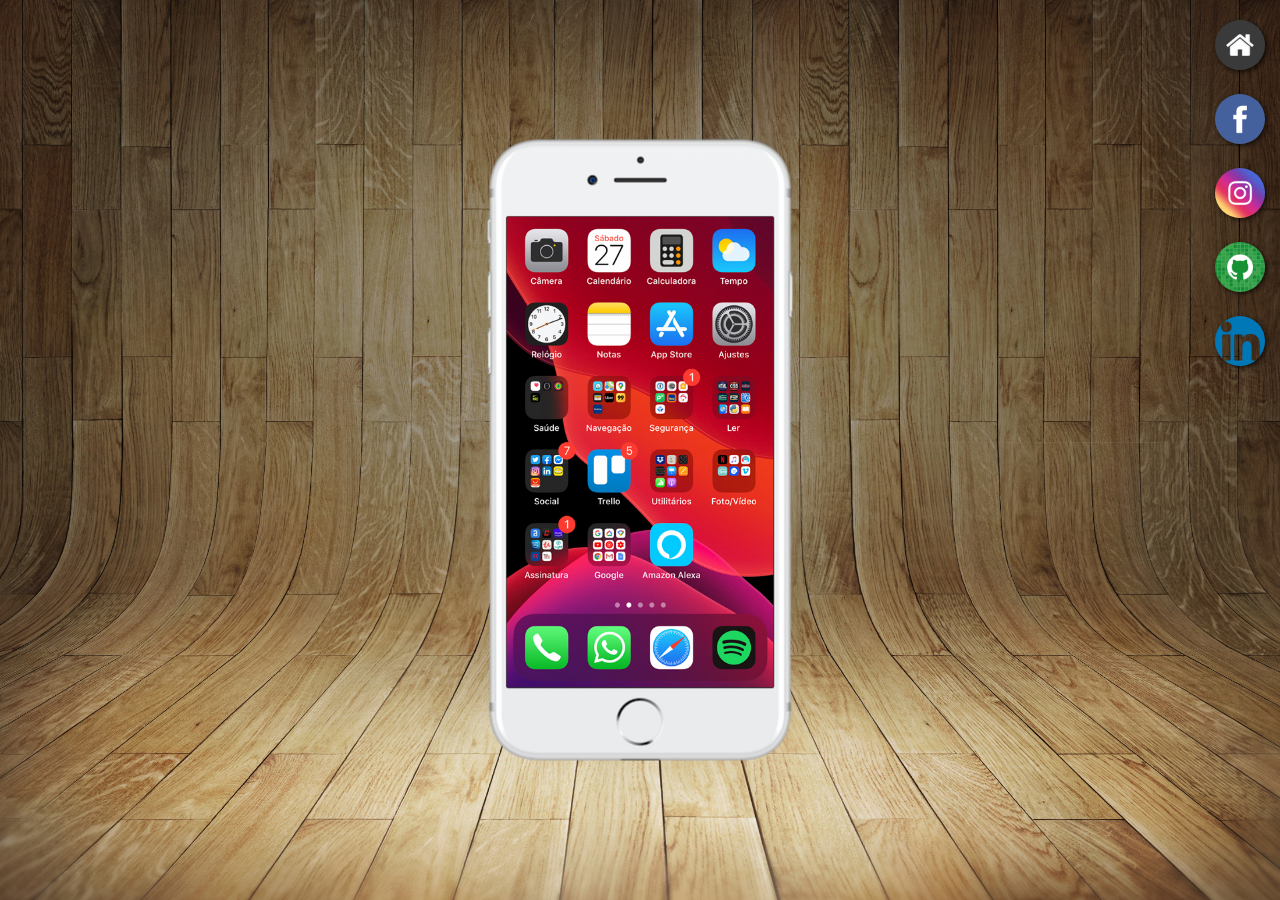
<file: index.html>
<!DOCTYPE html>
<html lang="pt-br">
<head>
    <meta charset="UTF-8">
    <meta http-equiv="X-UA-Compatible" content="IE=edge">
    <meta name="viewport" content="width=device-width, initial-scale=1.0">
    <title>Redes Sociais</title>
    <link rel="shortcut icon" href="img/favicon.ico" type="image/x-icon">
    <link rel="stylesheet" href="index.css"">
</head>
<body>
        <main>
            <section id="telefone">
               <iframe src="html/home.html" frameborder="0" name="tela" id="tela">Seu navegador não é compativel tente usar Google Chrome</iframe>
            </section>
            
            <section id="redesSociais">
                <a href="html/home.html" target="tela"><img src="/img/logo-home.jpg" alt="Home"></a><br>
                <a href="html/facebook.html" target="tela"><img src="/img/logo-facebook.jpg" alt="Facebook"></a><br>
                <a href="html/instagram.html" target="tela"><img src="/img/logo-instagram.jpg" alt="Instagram"></a><br>
                <a href="html/github.html" target="tela"><img src="img/logo-github.jpg" alt="Github"></a><br>
                <a href="html/linkedin.html" target="tela"><img src="img/logo-linkedin.jpg" alt="linkedin"></a>
            </section>
        </main>
</body>
</html>
</file>
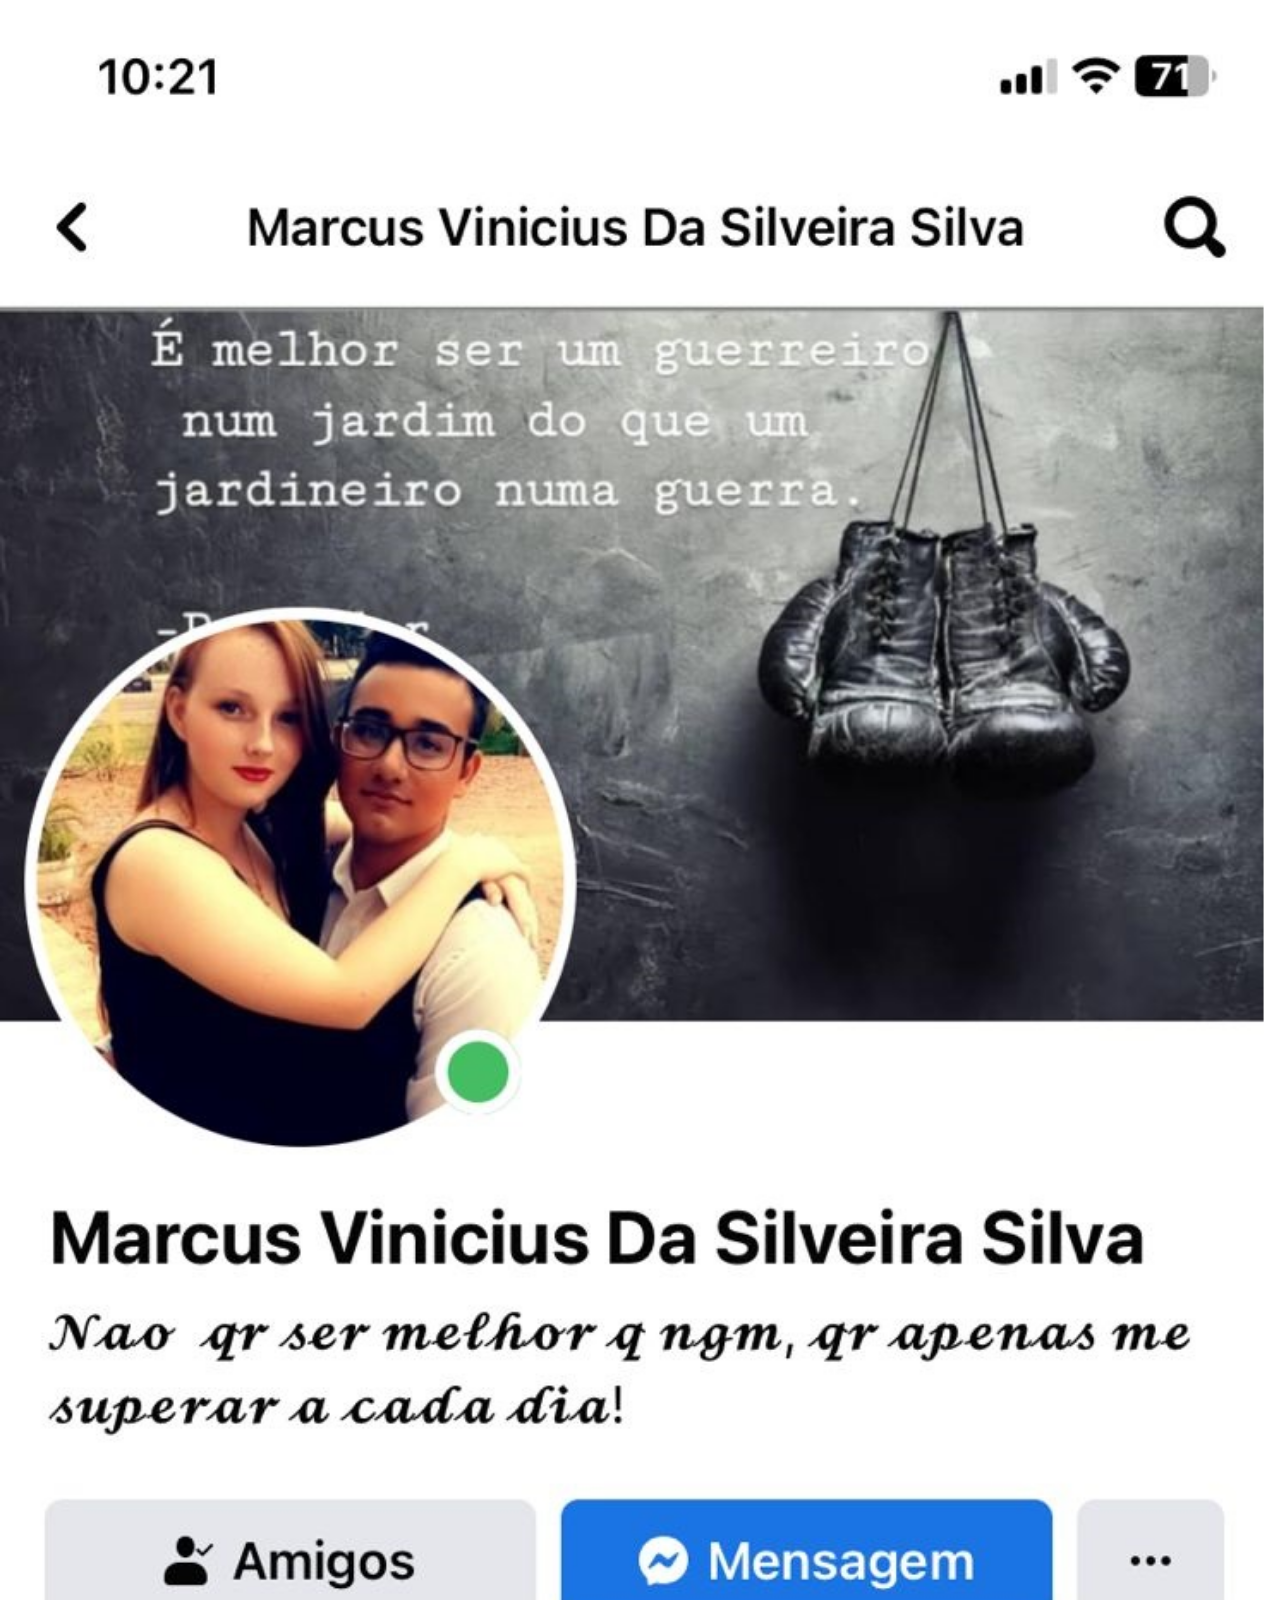
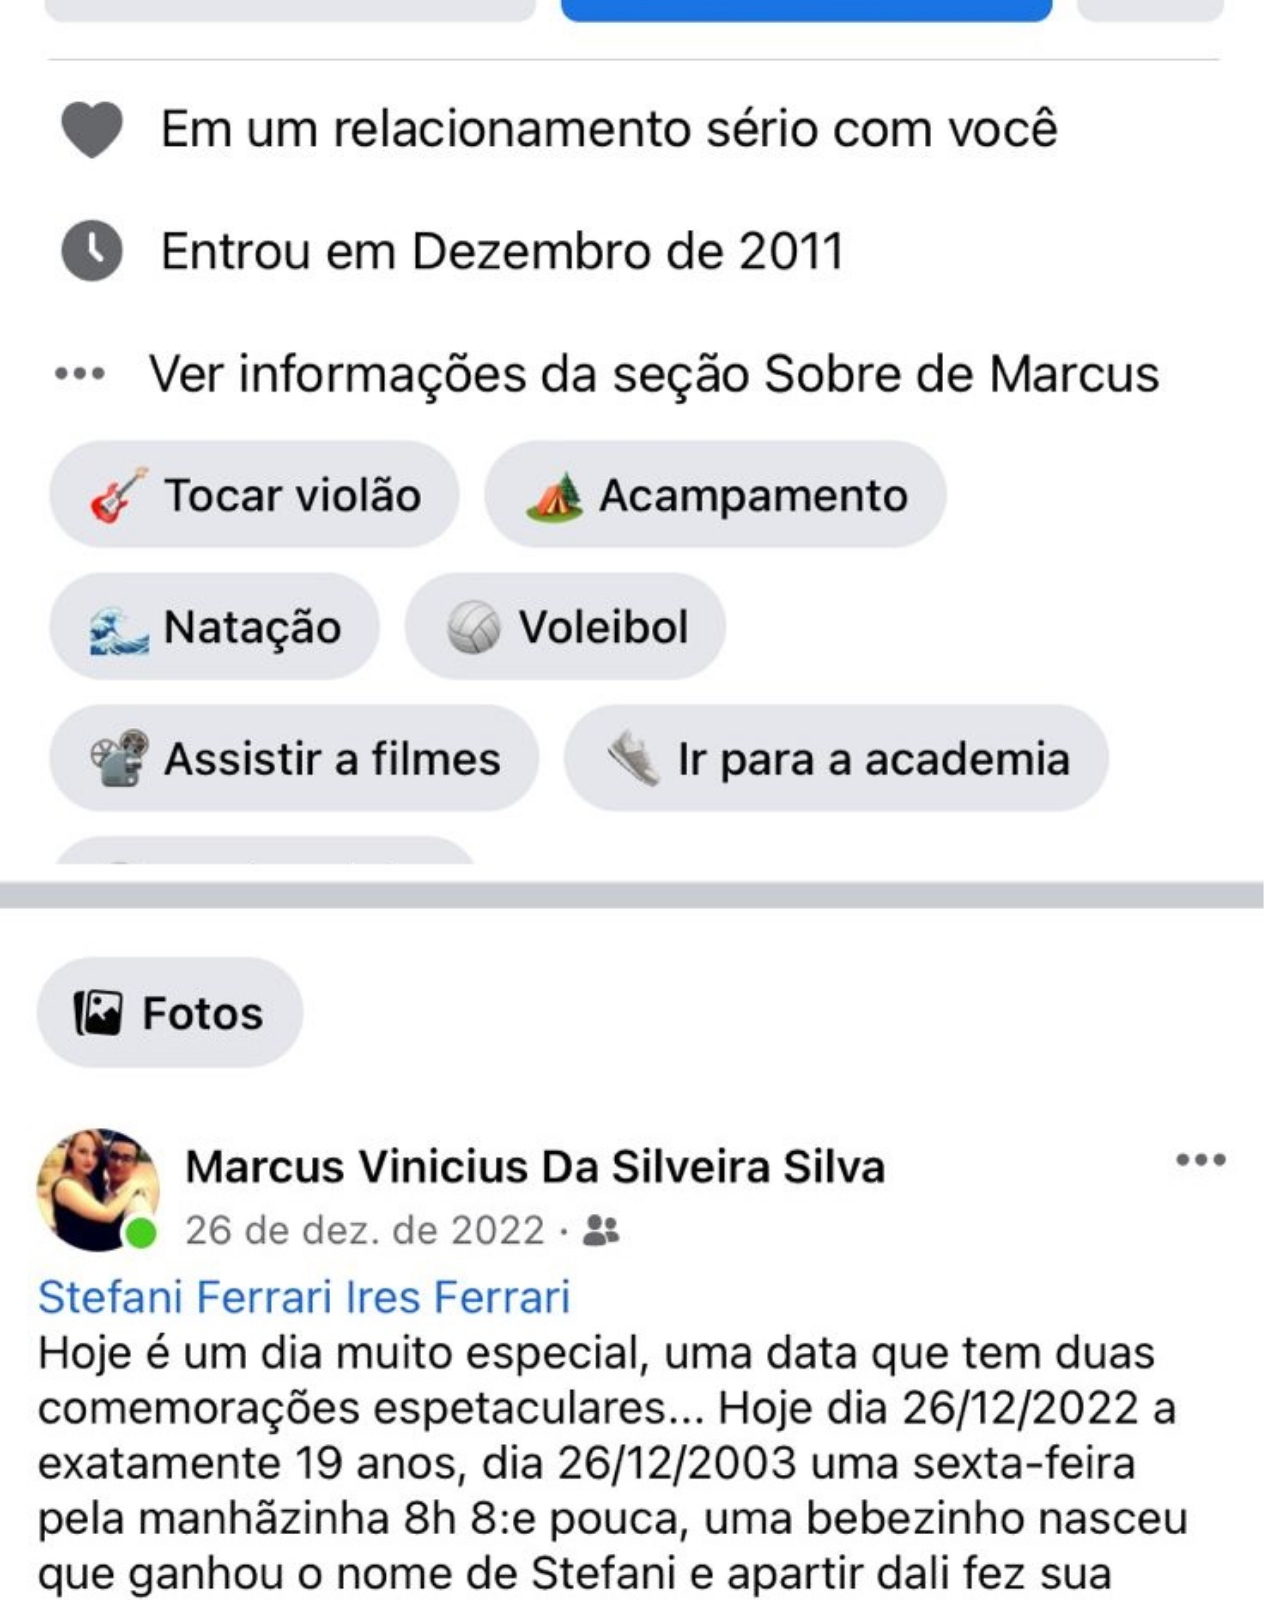
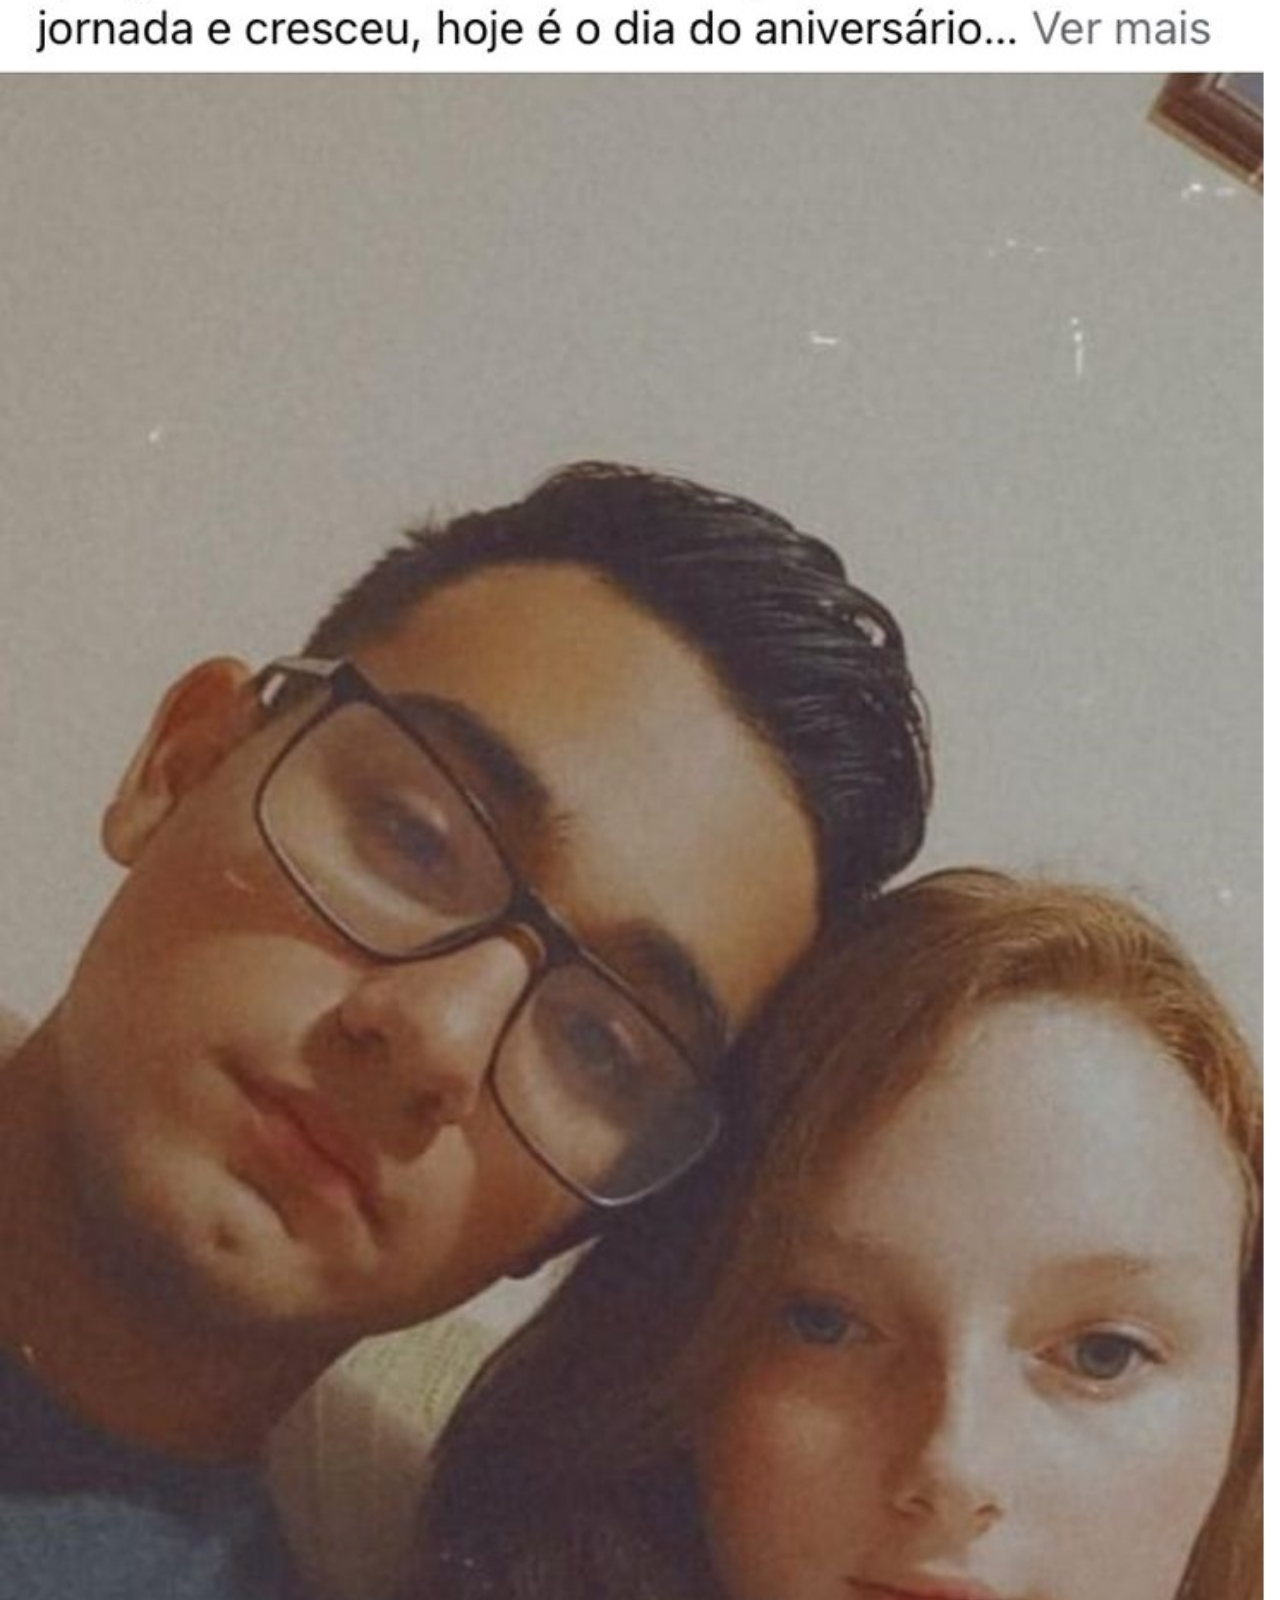
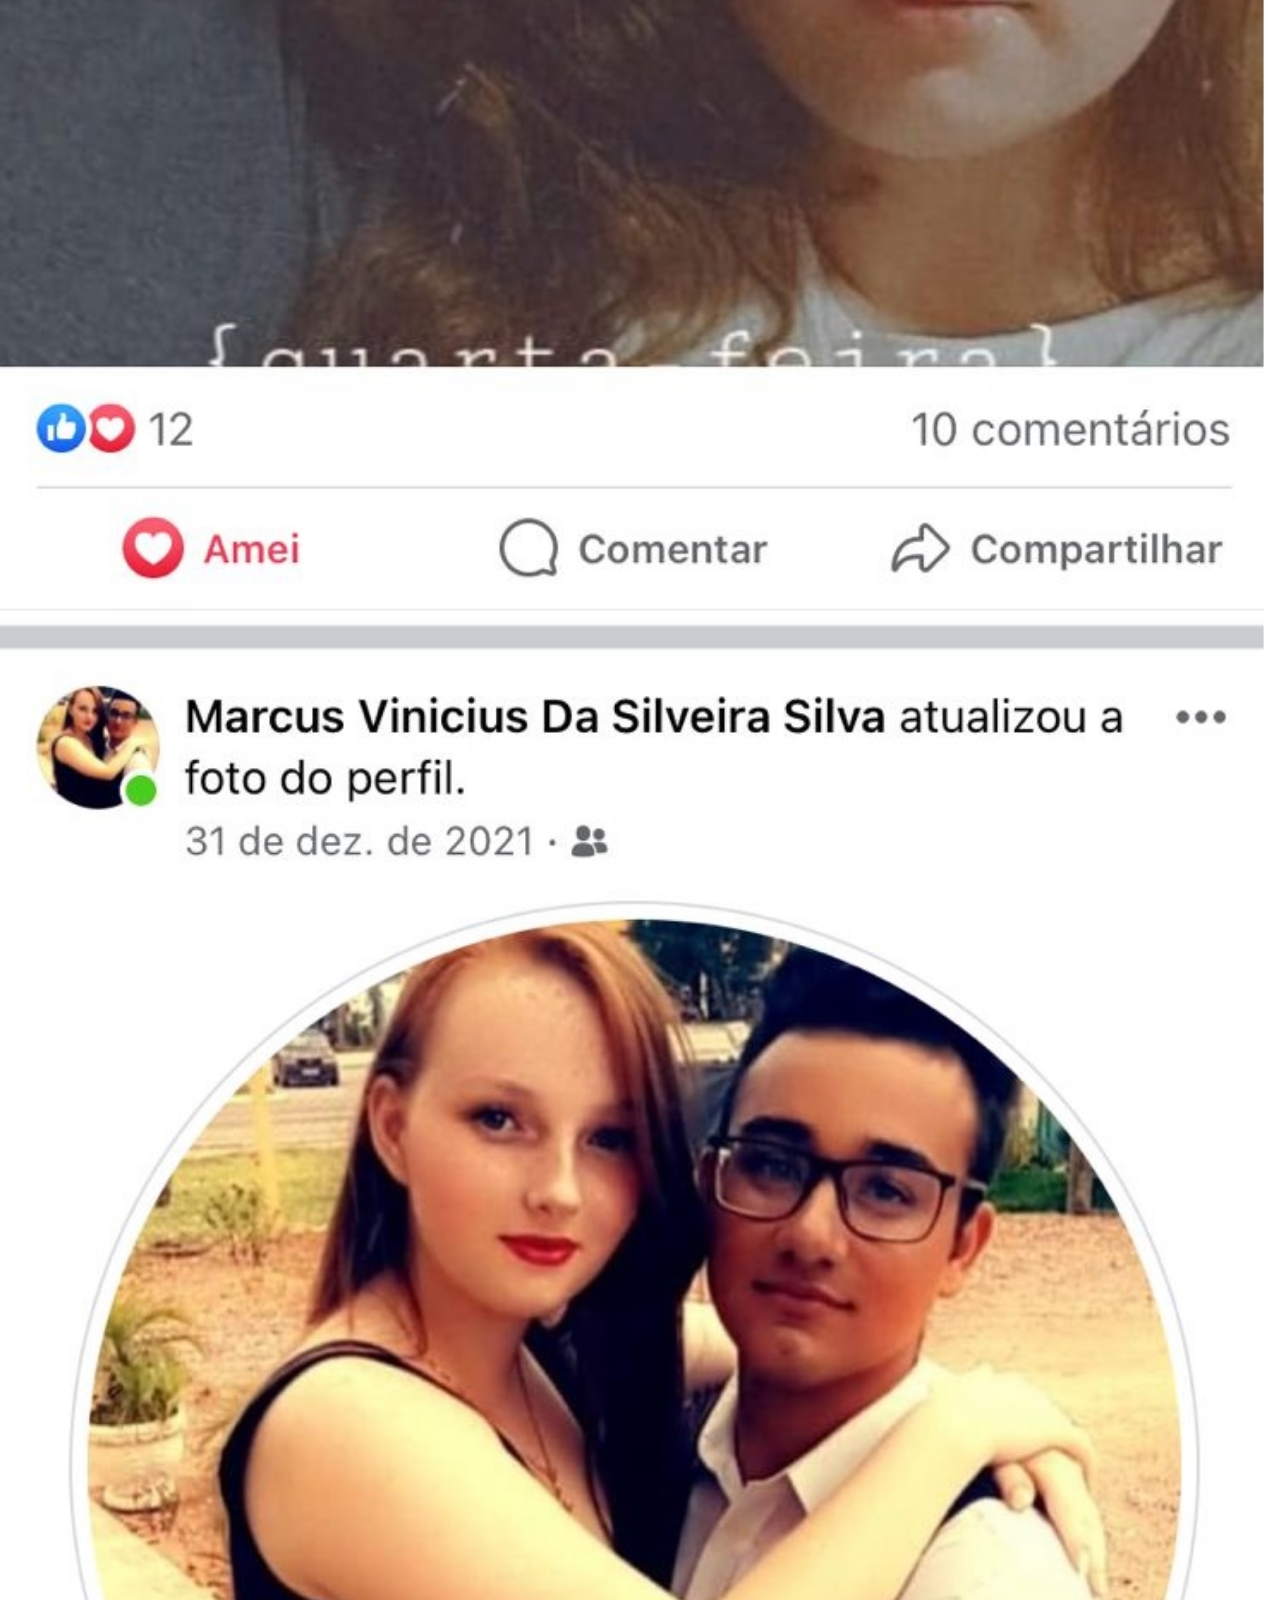
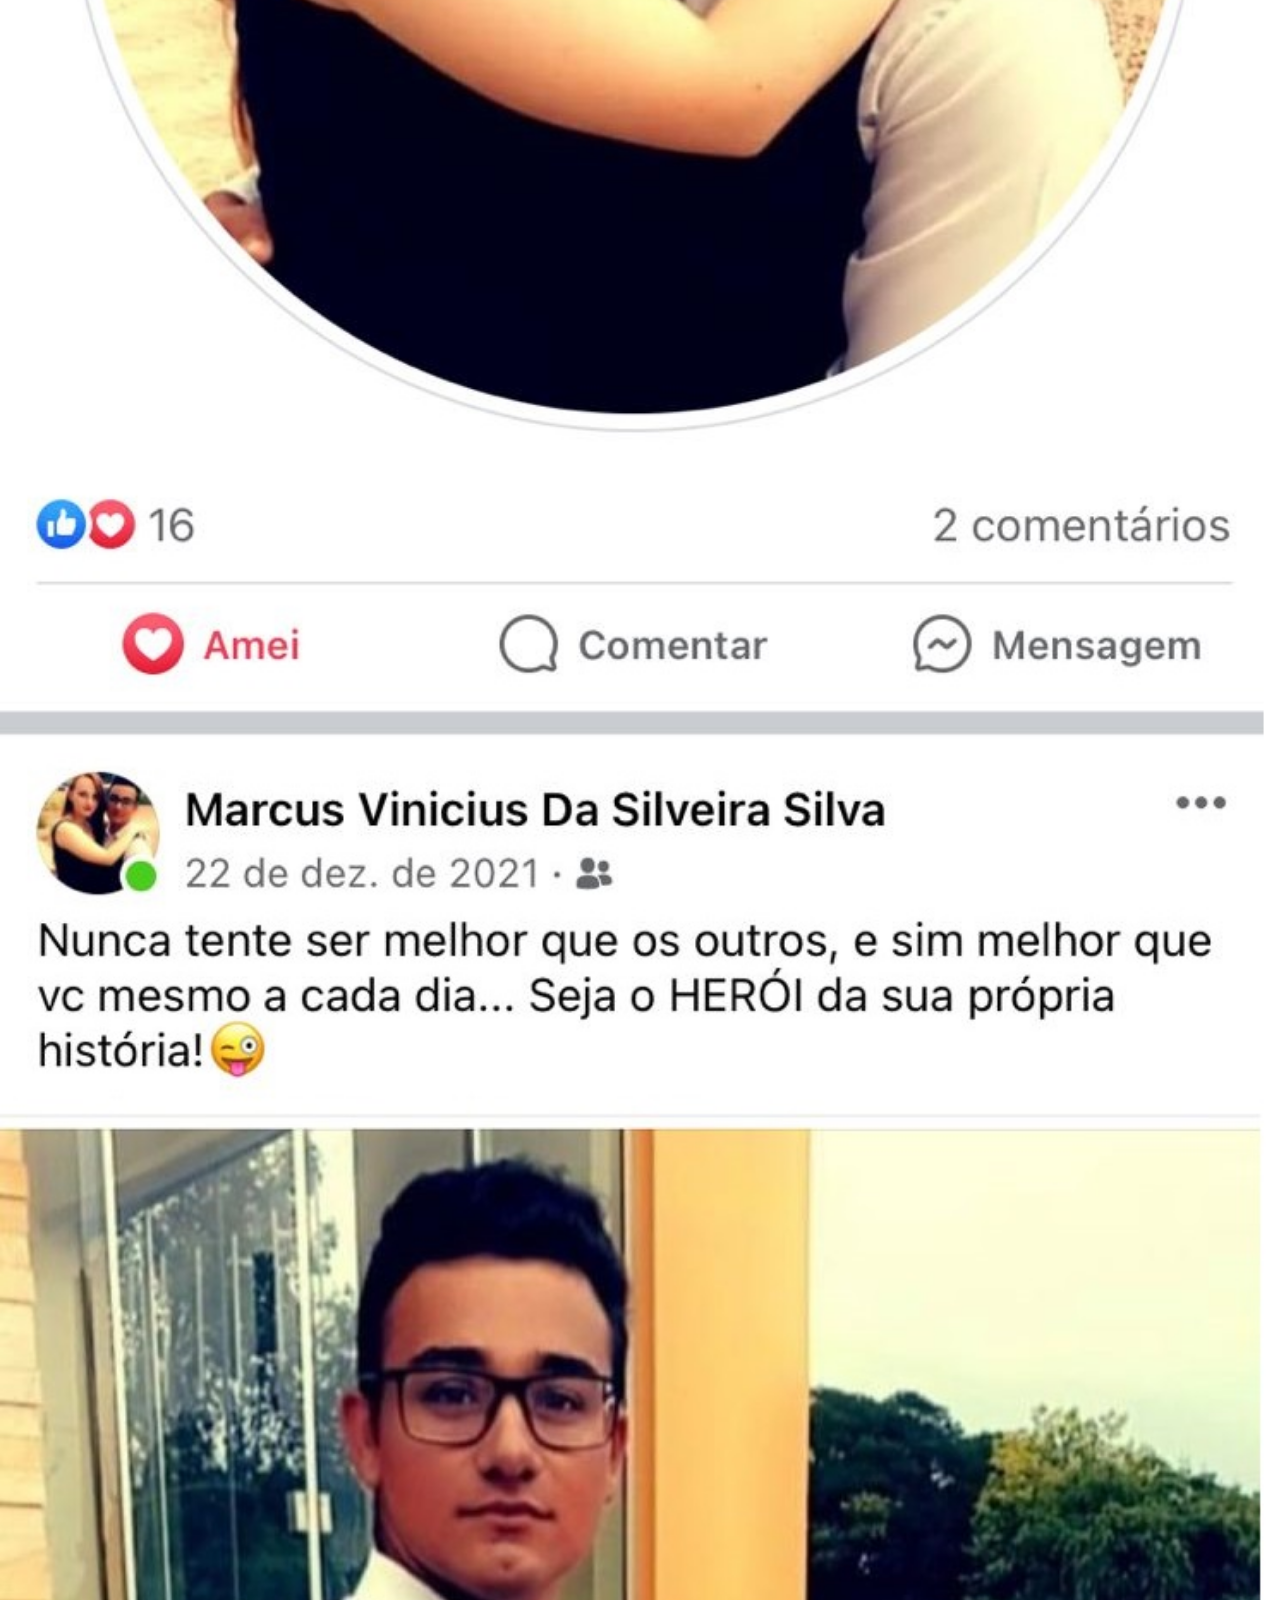
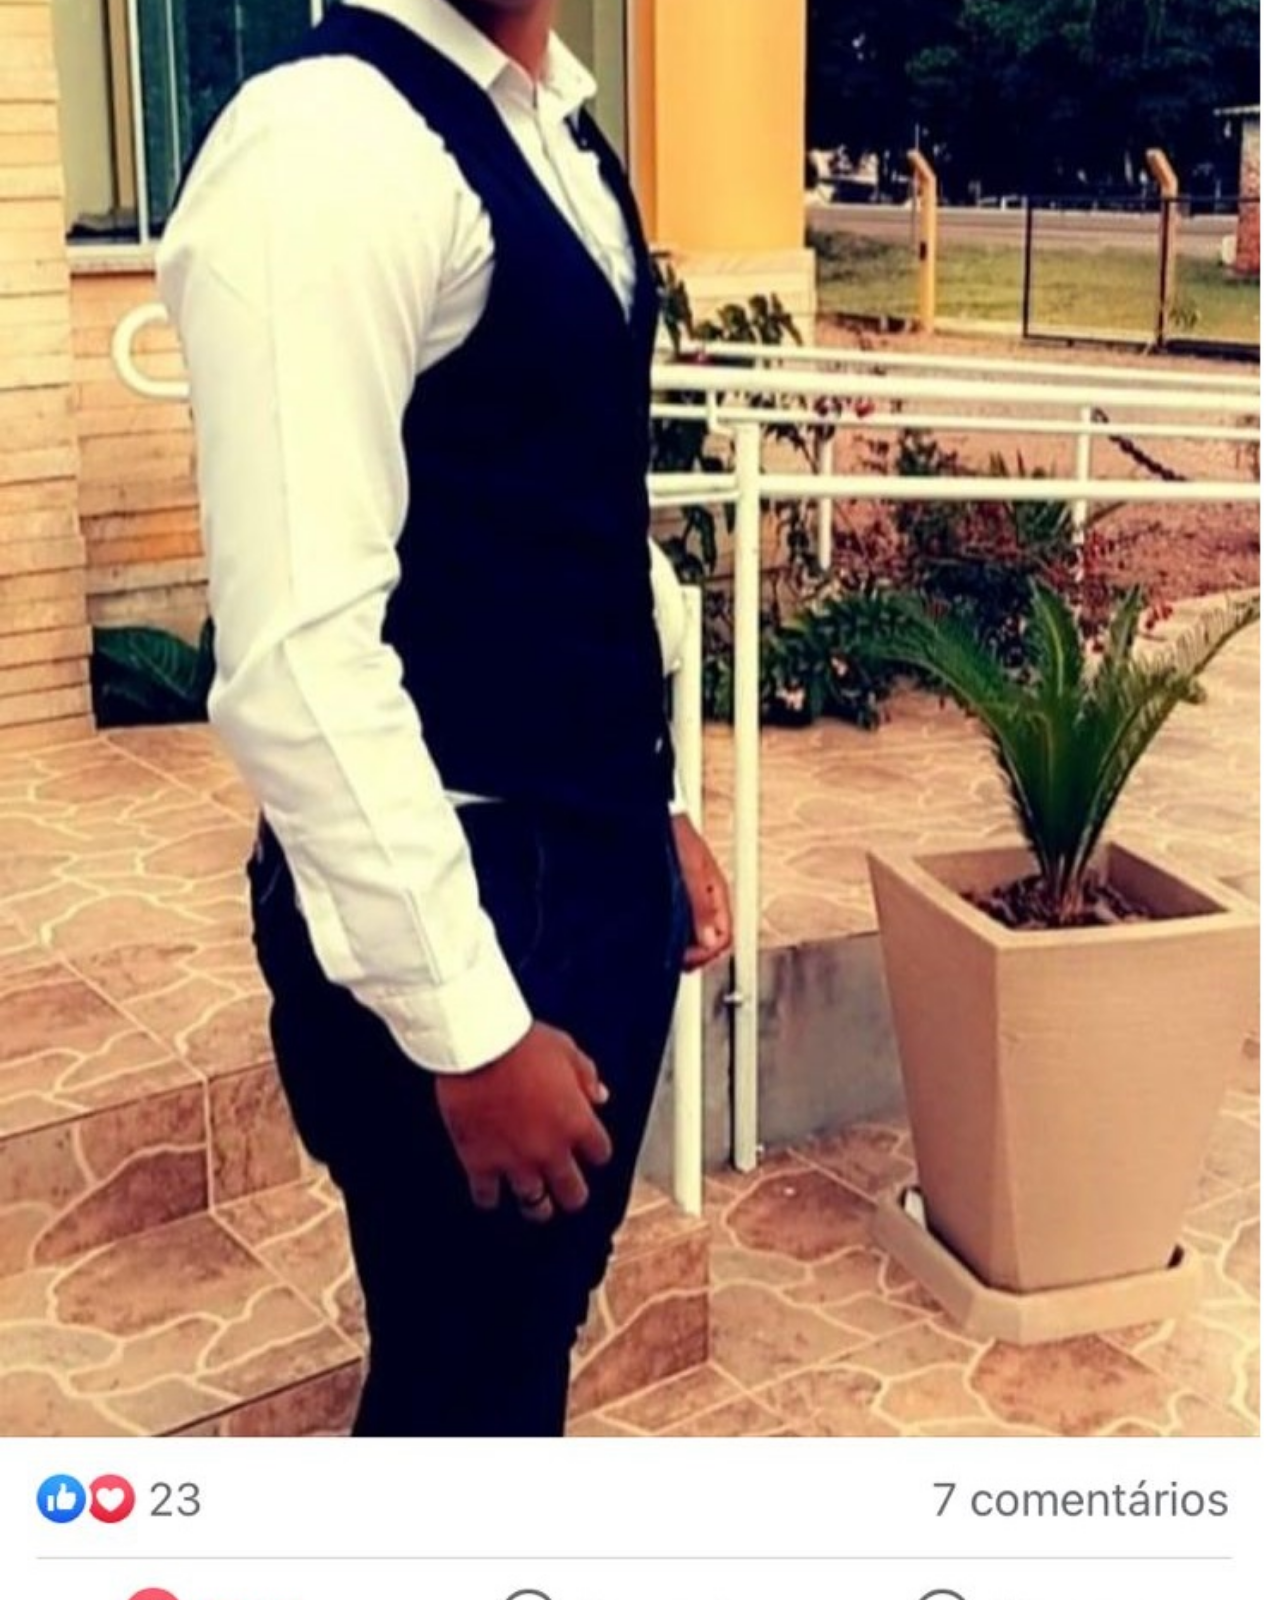
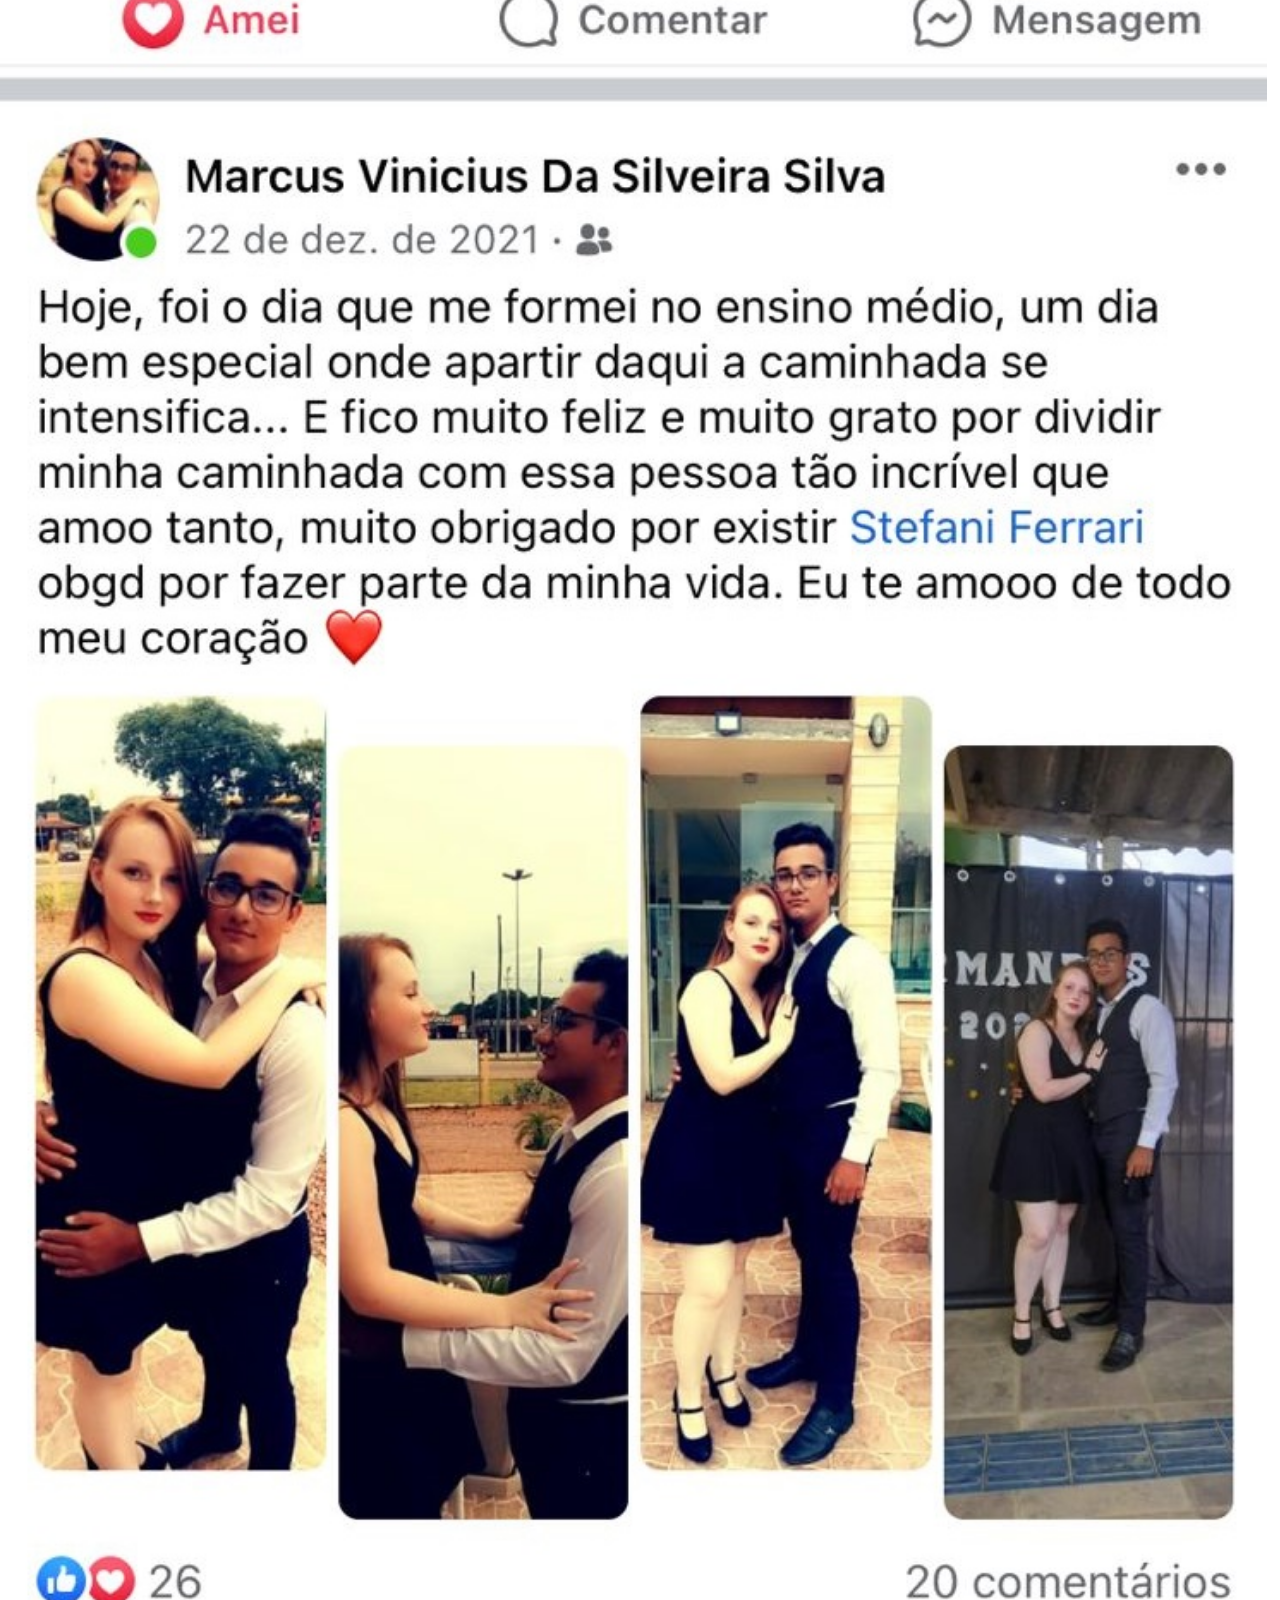
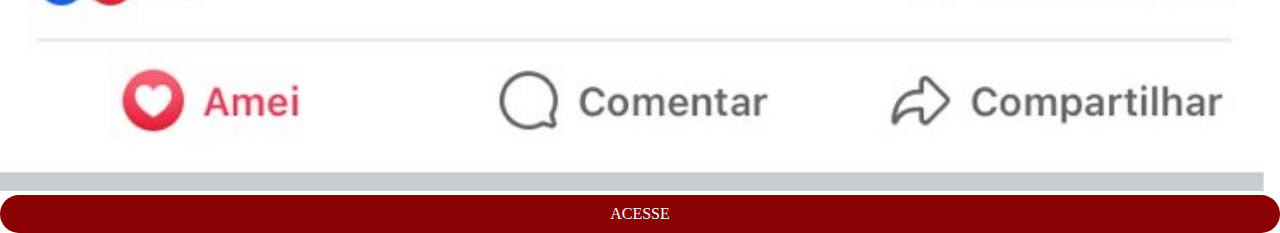
<file: html/facebook.html>
<!DOCTYPE html>
<html lang="pt-br">
<head>
    <meta charset="UTF-8">
    <meta http-equiv="X-UA-Compatible" content="IE=edge">
    <meta name="viewport" content="width=device-width, initial-scale=1.0">
    <title>Facebook</title>
    <link rel="stylesheet" href="/css/social.css">
</head>
<body>
    <img src="../img/tela-facebook.jpg" alt="facebook">
    <a href="https://www.facebook.com/marcusv.1712" target="_blank">ACESSE</a>
</body>
</html>
</file>
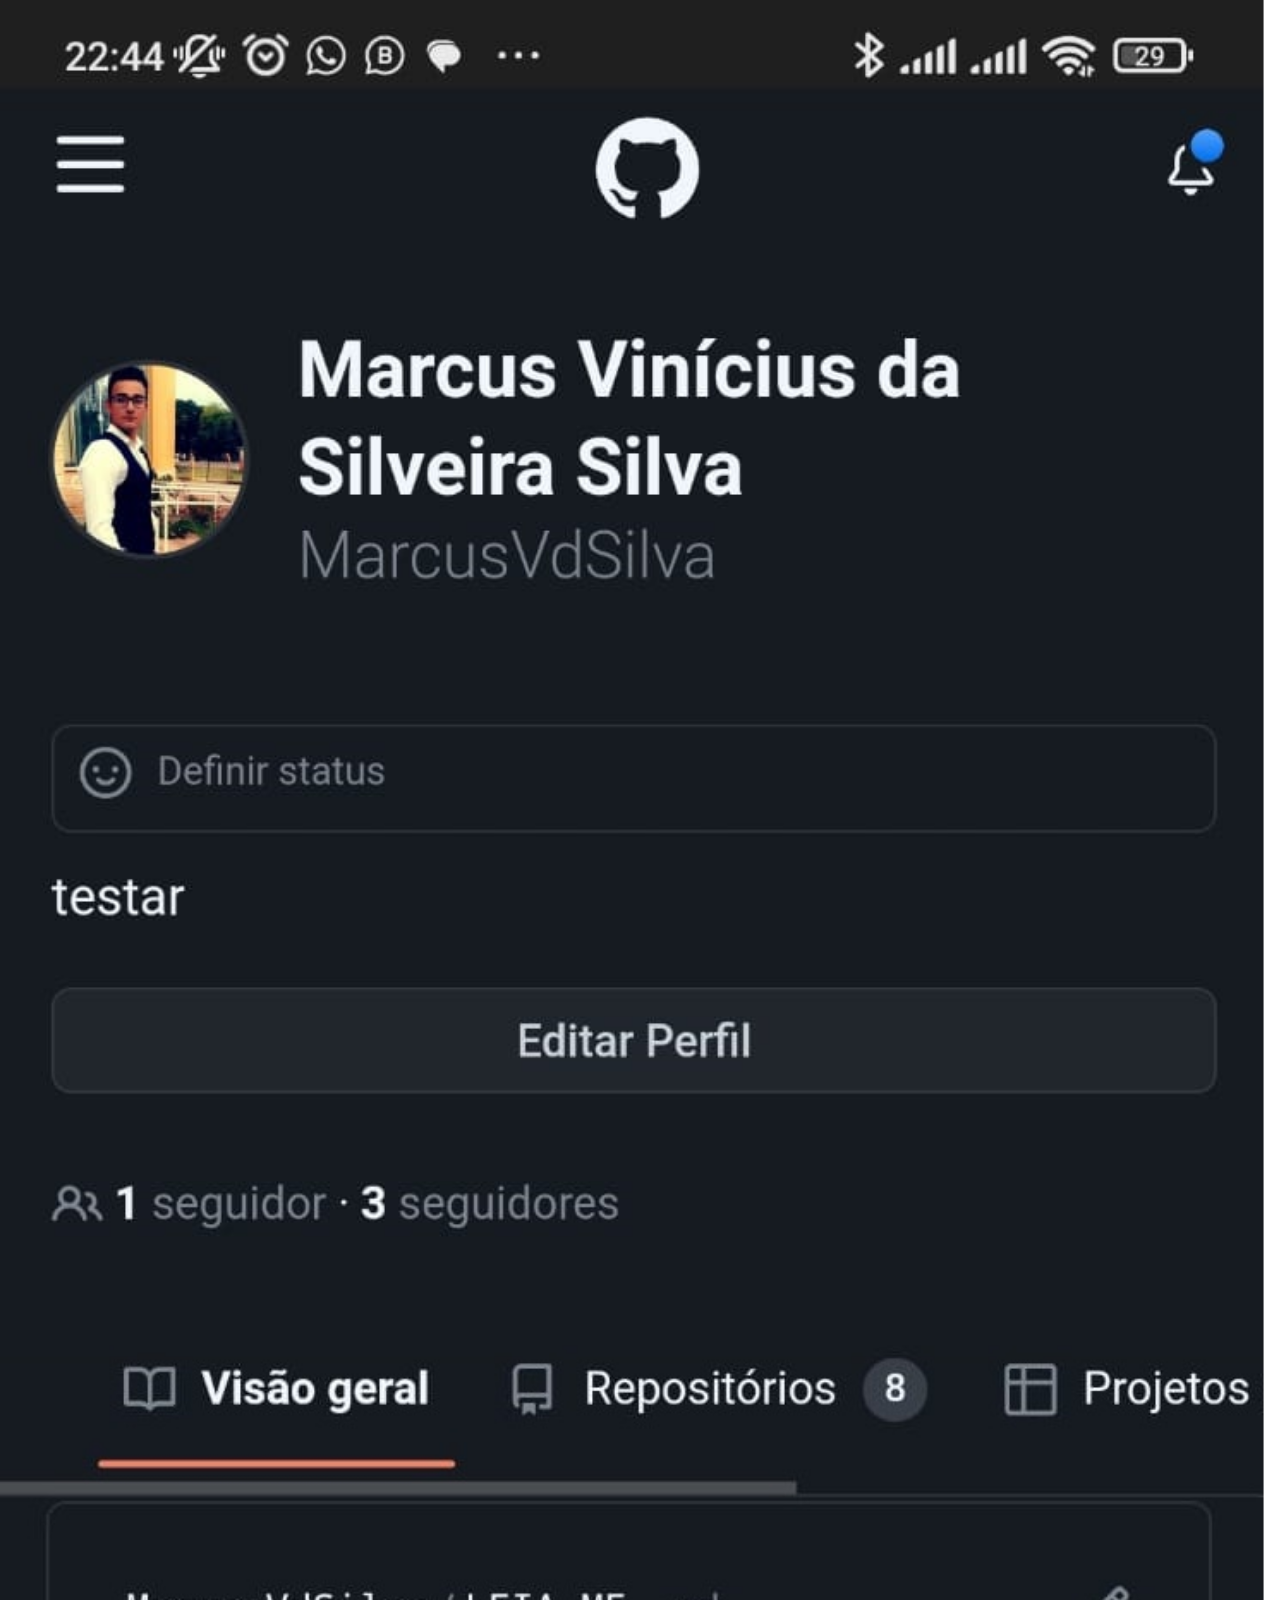
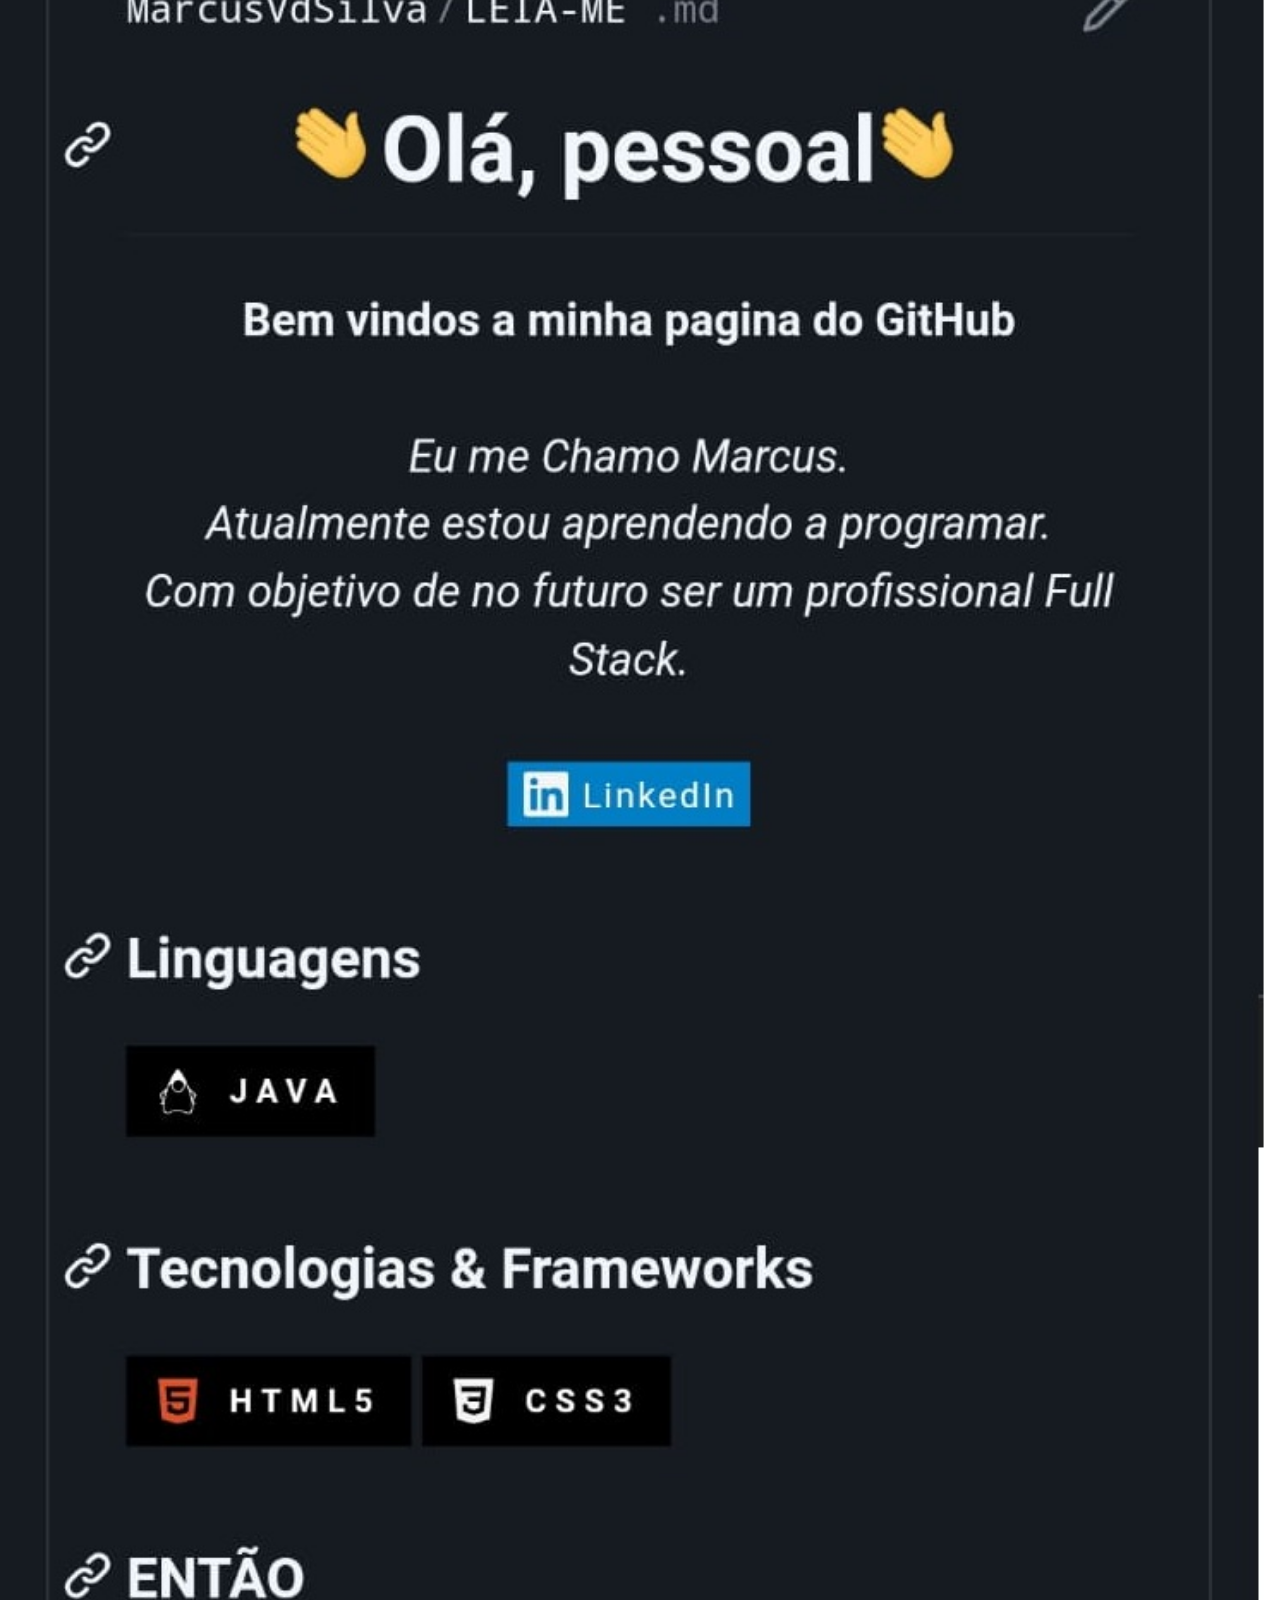
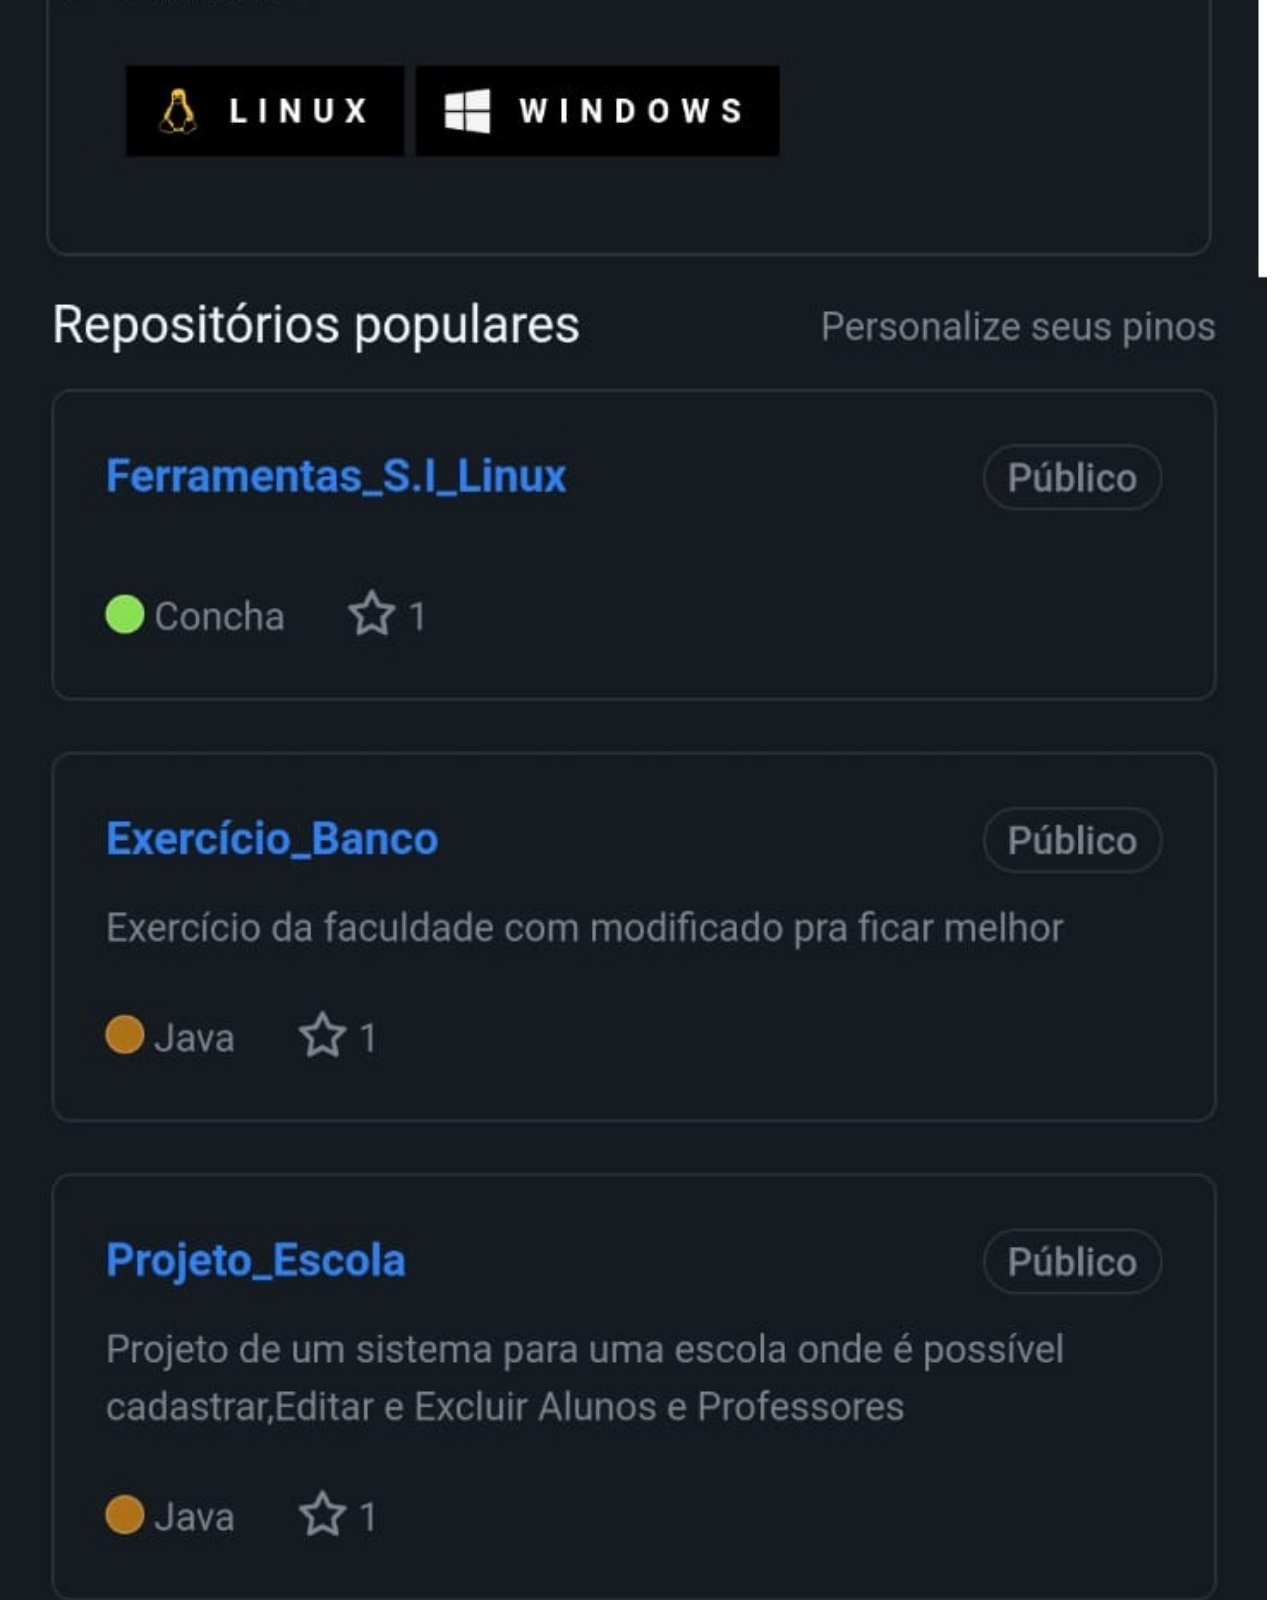
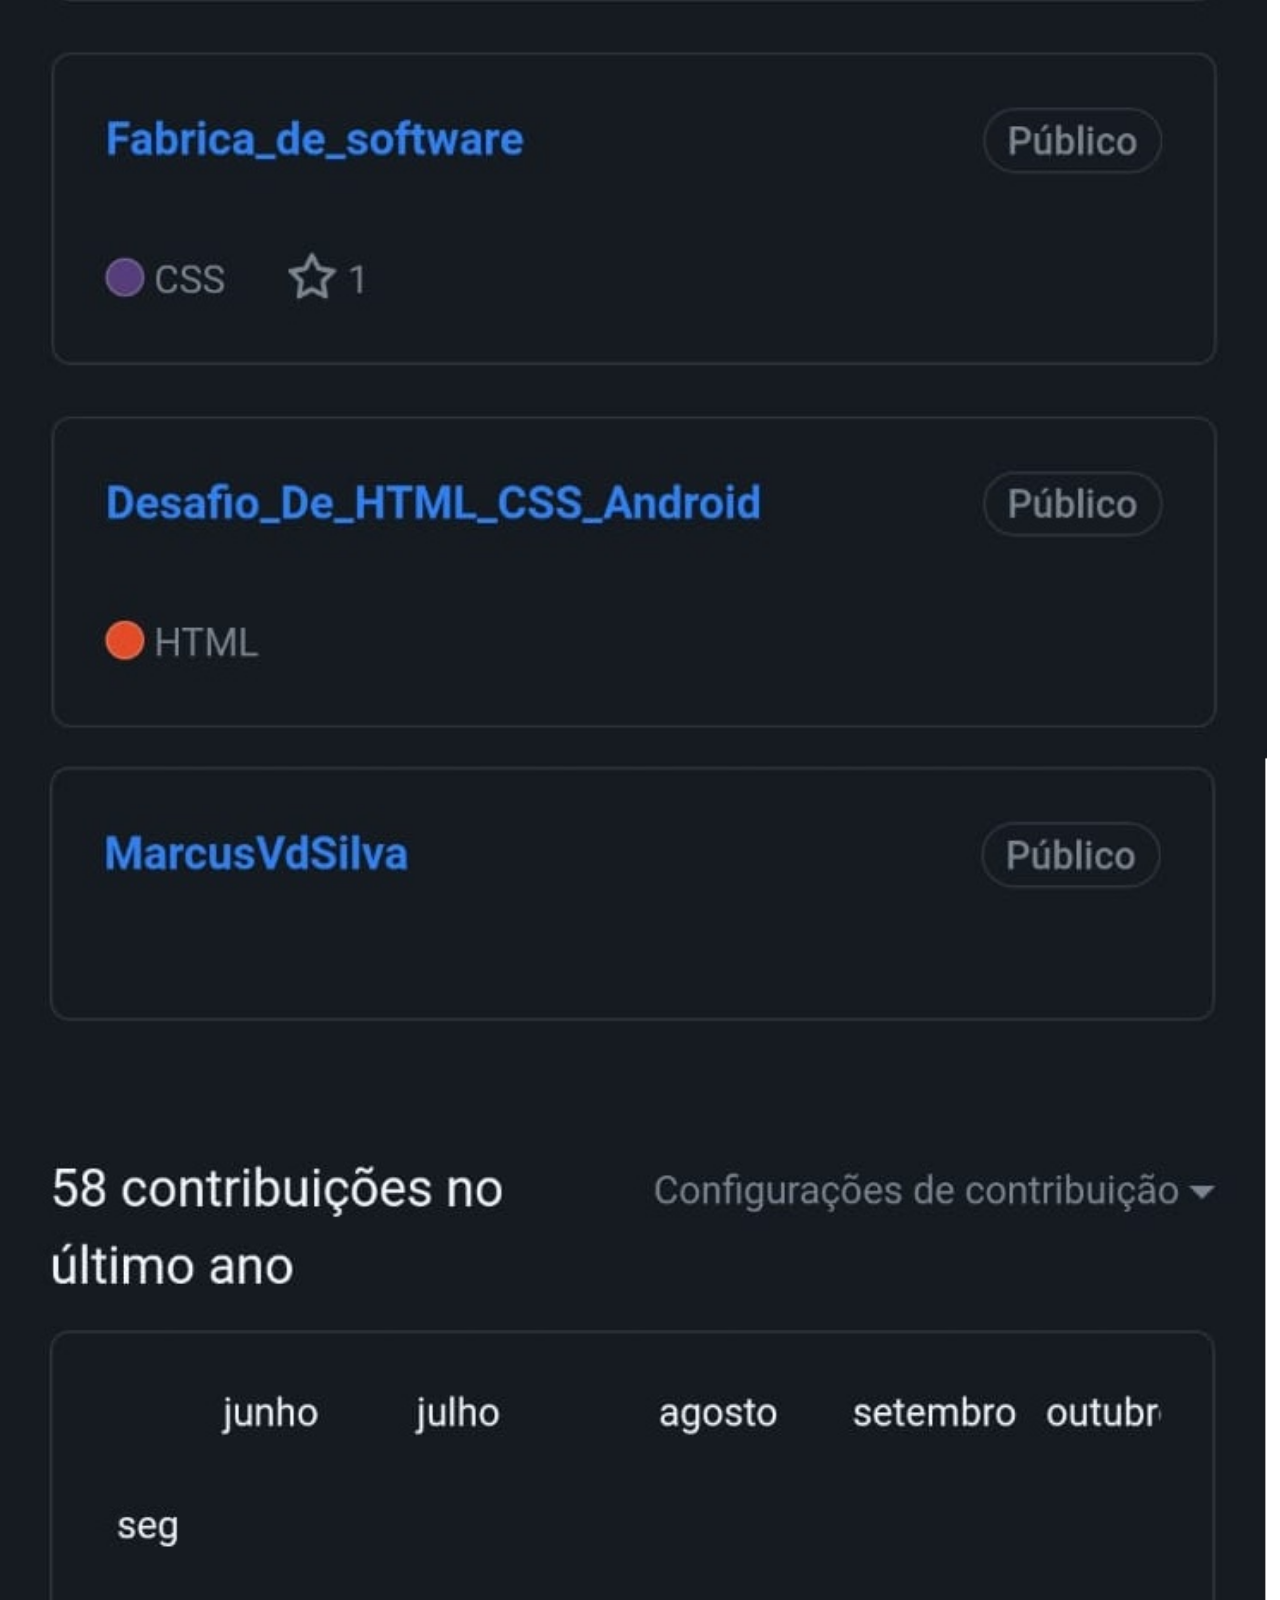
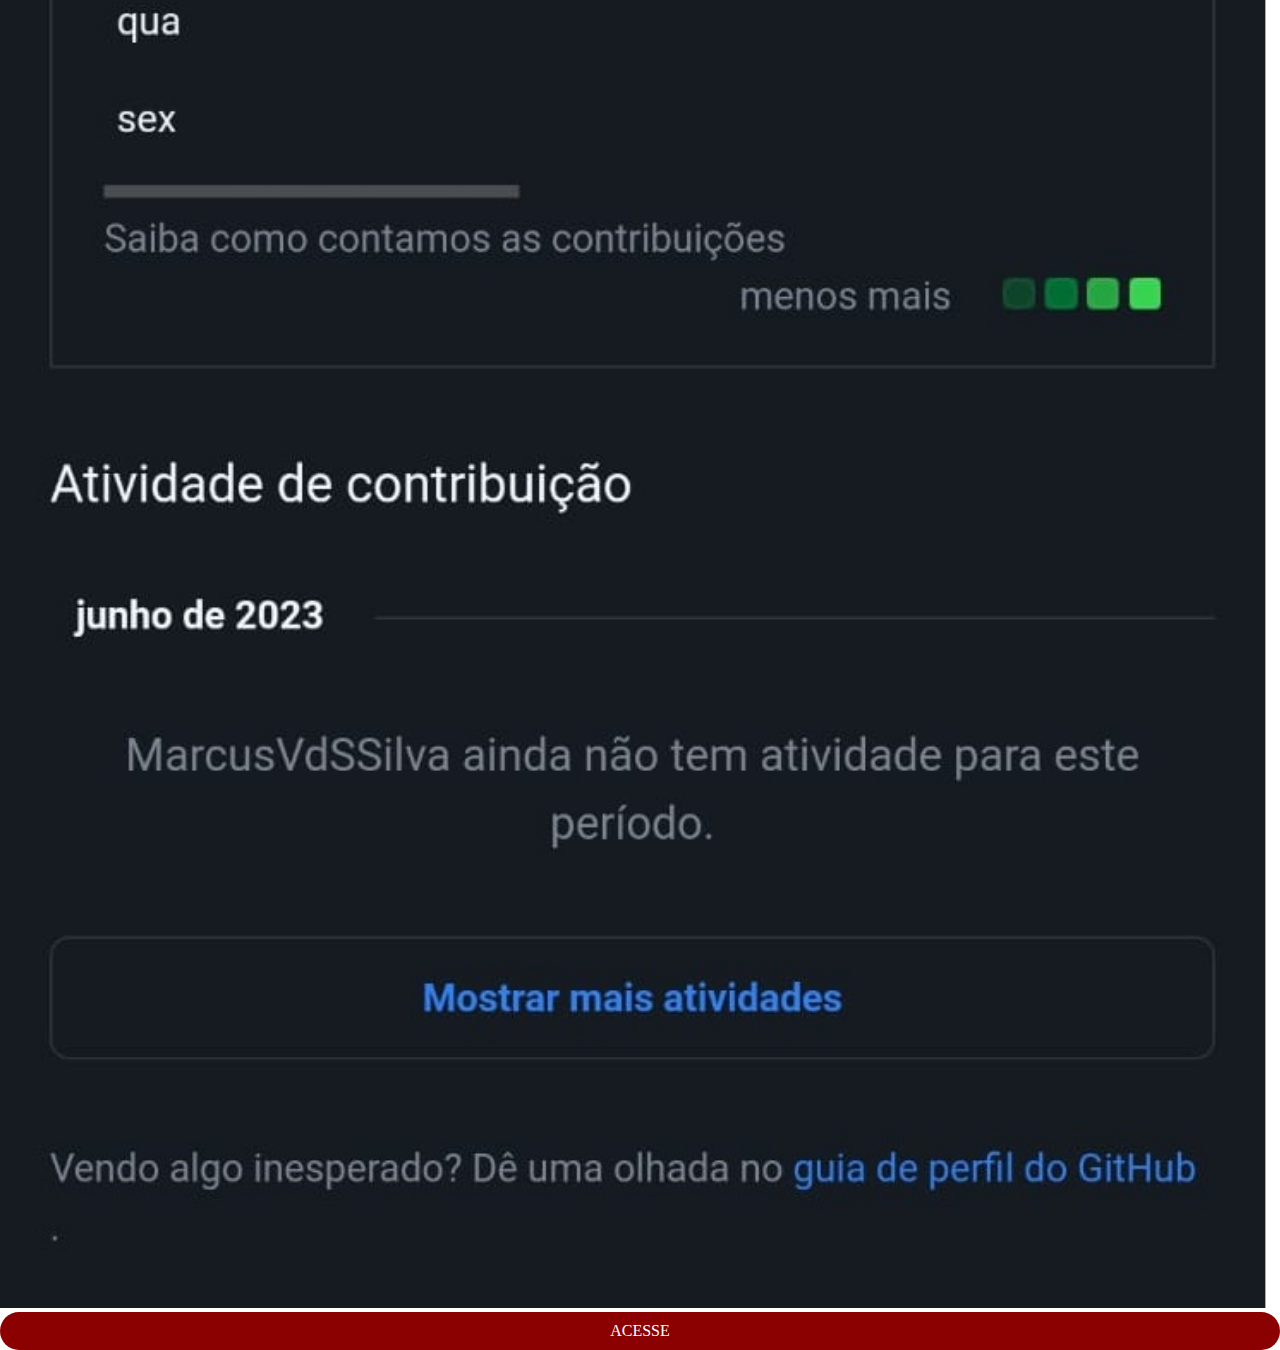
<file: html/github.html>
<!DOCTYPE html>
<html lang="en">
<head>
    <meta charset="UTF-8">
    <meta http-equiv="X-UA-Compatible" content="IE=edge">
    <meta name="viewport" content="width=device-width, initial-scale=1.0">
    <title>Github</title>
    <link rel="stylesheet" href="/css/social.css">
</head>
<body>
    <img src="../img/tela-github.jpg" alt="github">
    <a href="https://github.com/MarcusVdSSilva" target="_blank">ACESSE</a>
</body>
</html>
</file>
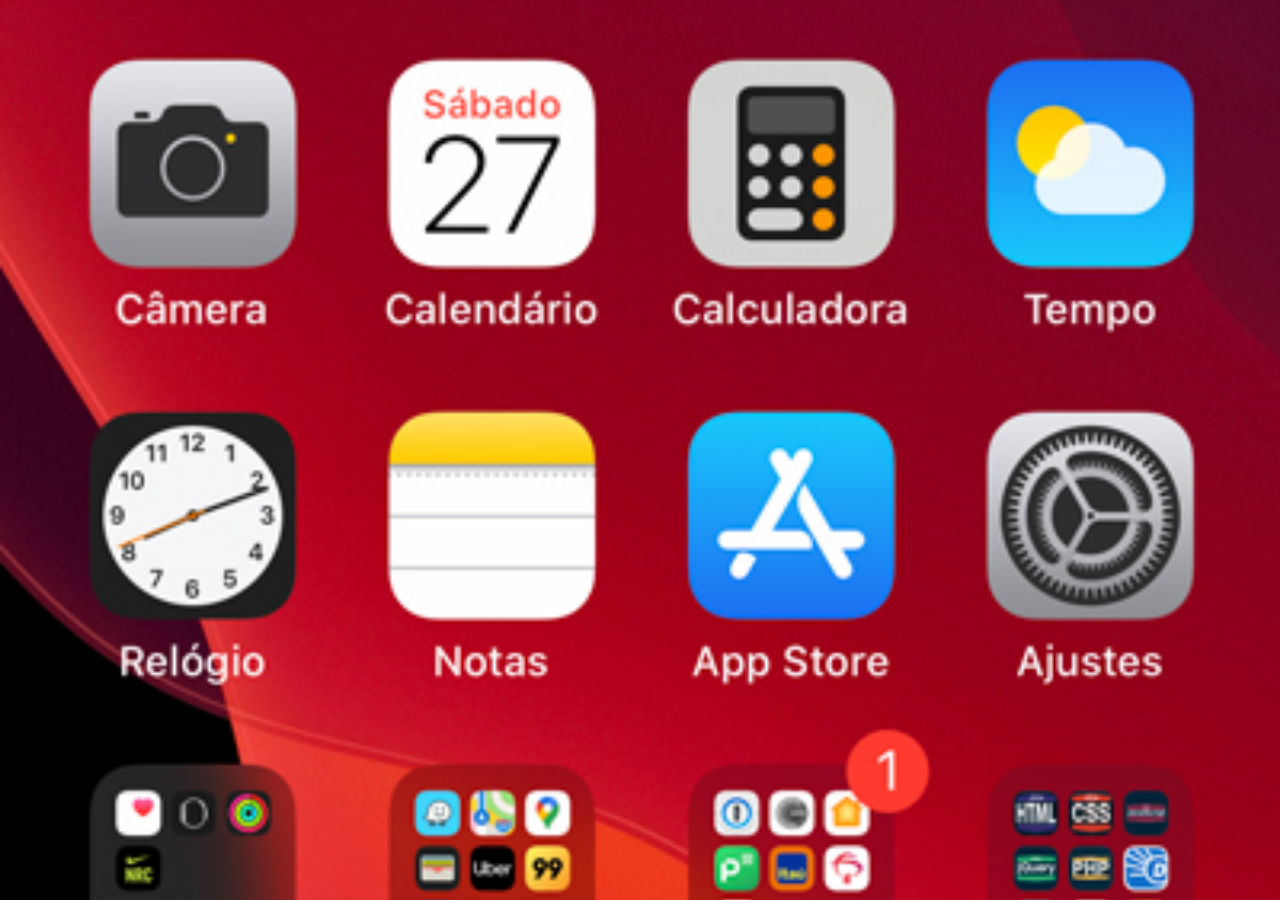
<file: html/home.html>
<!DOCTYPE html>
<html lang="en">
<head>
    <meta charset="UTF-8">
    <meta http-equiv="X-UA-Compatible" content="IE=edge">
    <meta name="viewport" content="width=device-width, initial-scale=1.0">
    <title>Home</title>
</head>

<style>
    *{
        margin: 0px;
        padding: 0px;
    }

    body{
        width: 100vw;
        height: 100vh;
        background: black url(../img/tela-home.jpg) top center no-repeat;
        background-size: cover;
    }
</style>

<body>
   
</body>
</html>
</file>
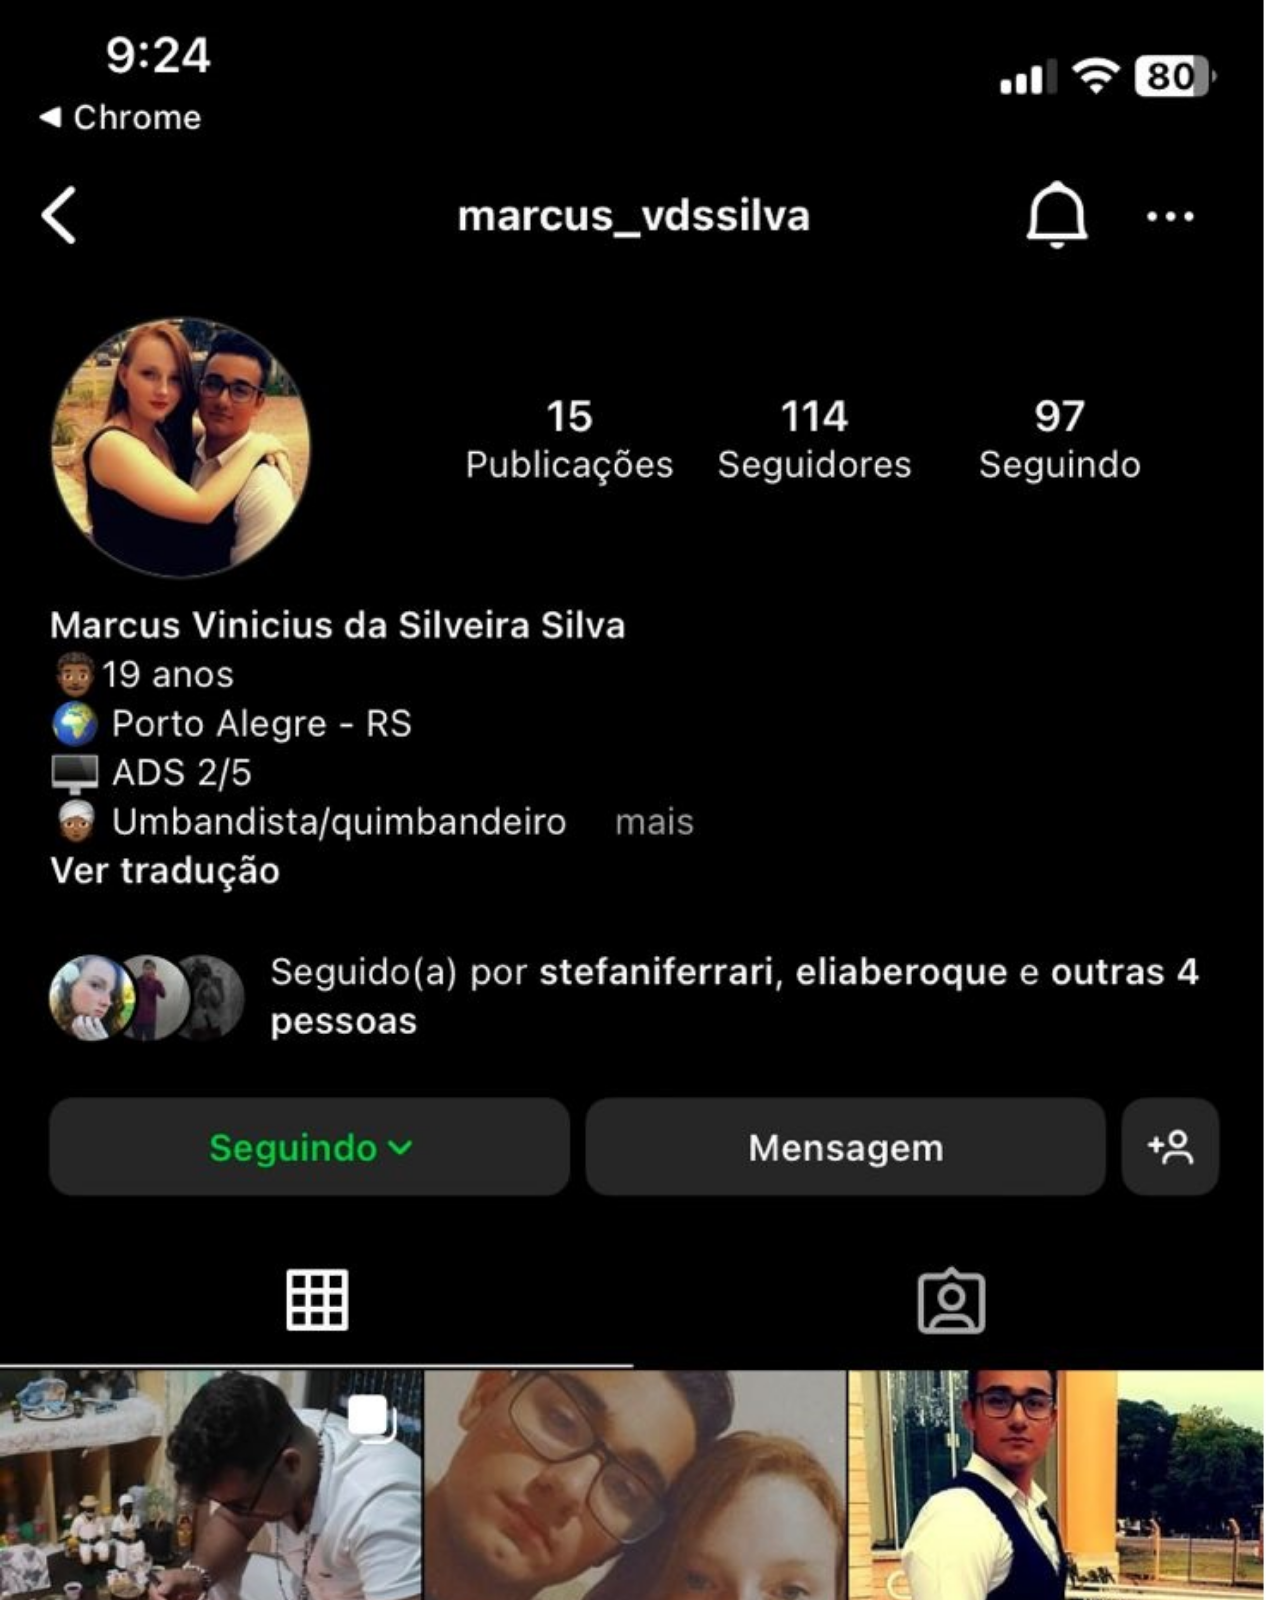
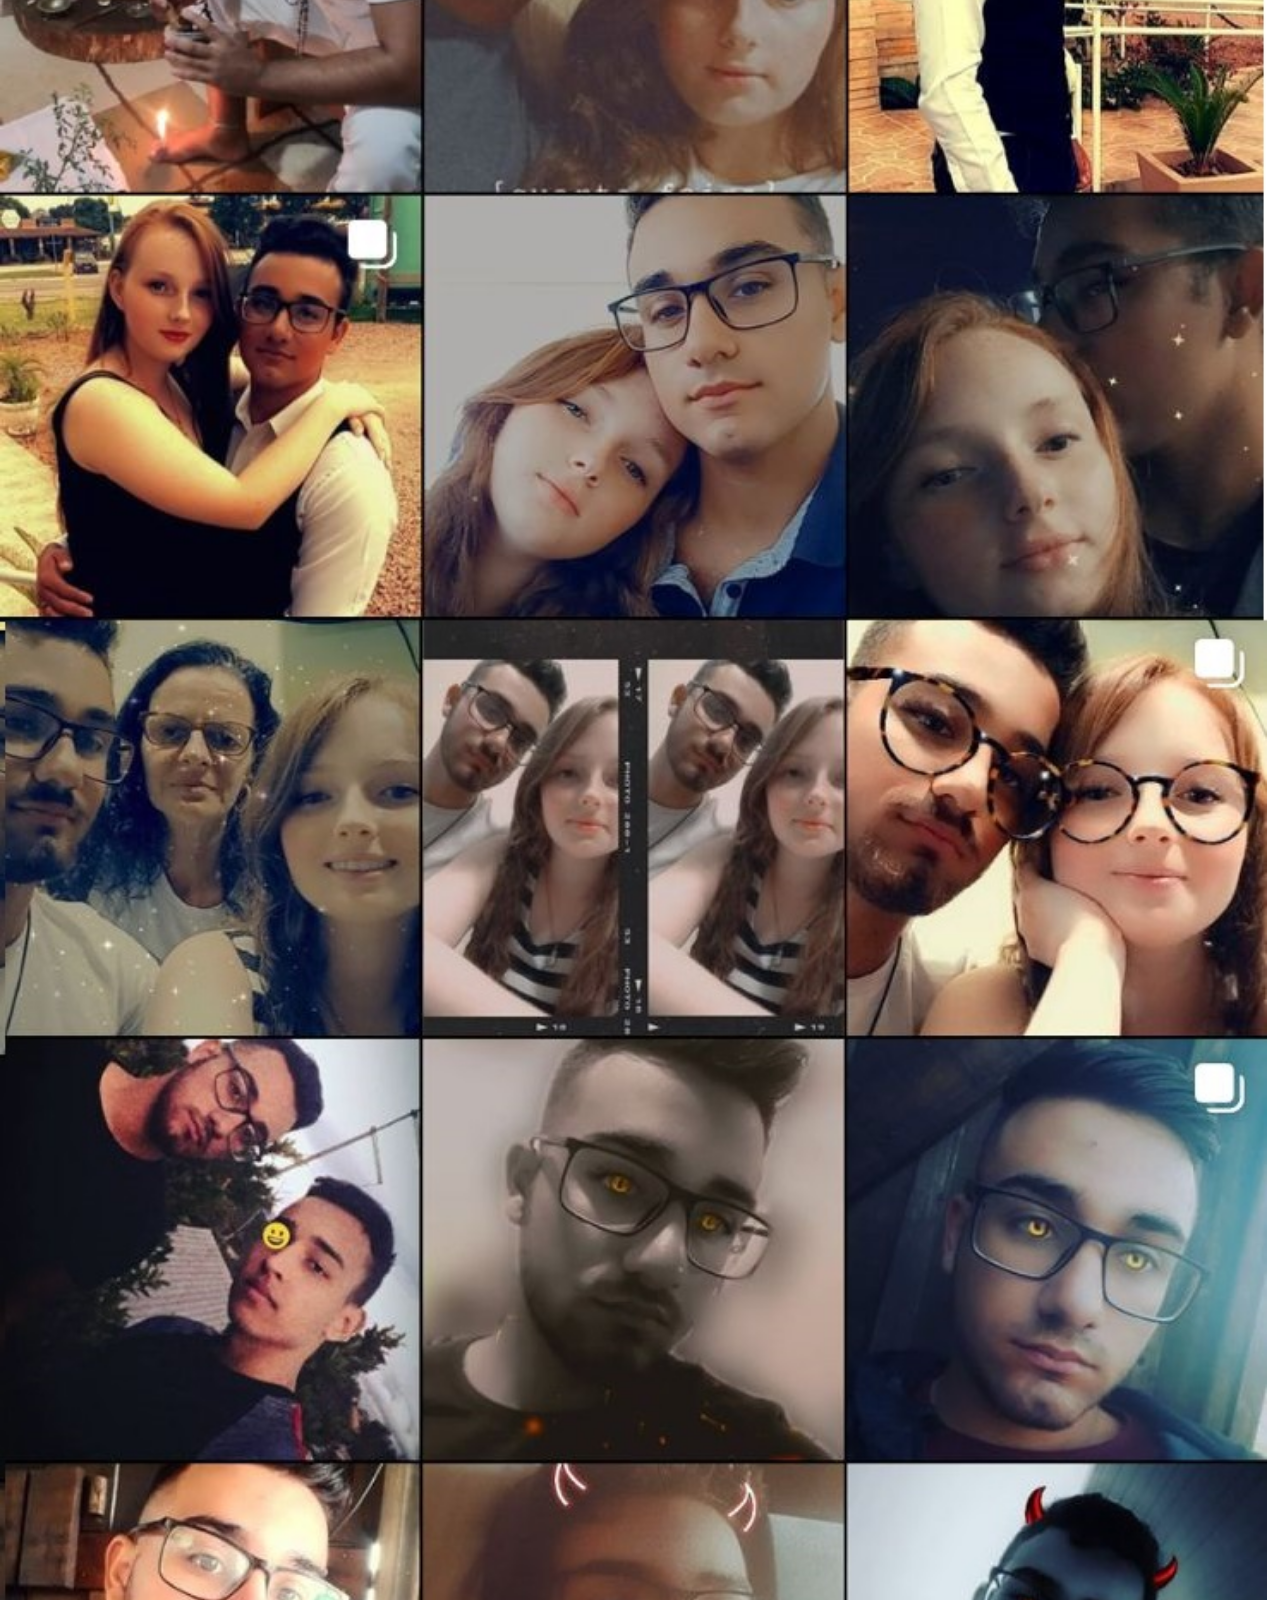
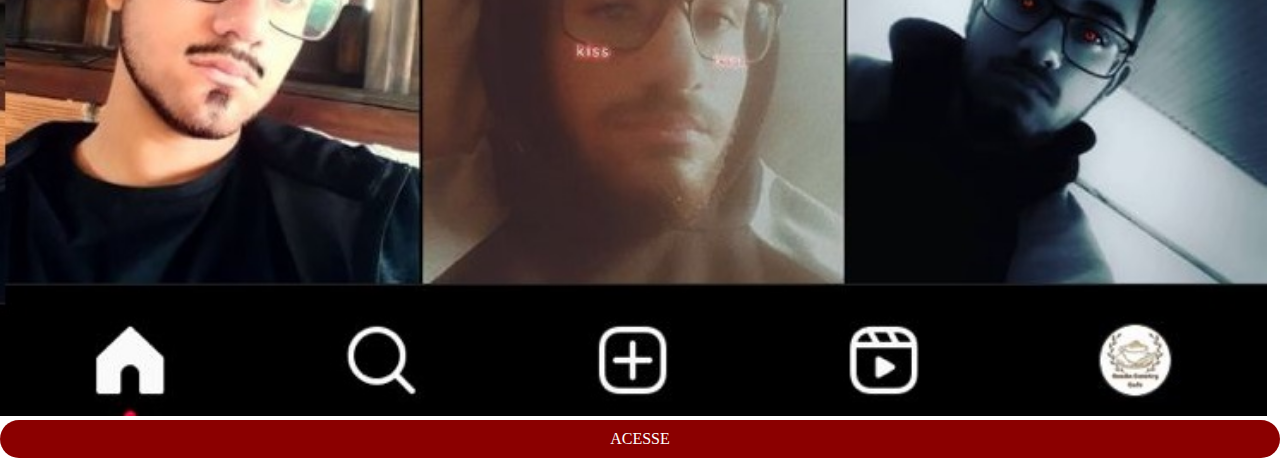
<file: html/instagram.html>
<!DOCTYPE html>
<html lang="en">
<head>
    <meta charset="UTF-8">
    <meta http-equiv="X-UA-Compatible" content="IE=edge">
    <meta name="viewport" content="width=device-width, initial-scale=1.0">
    <title>Instagram</title>
    <link rel="stylesheet" href="/css/social.css">
</head>
<body>
    <img src="../img/tela-instagram.jpg" alt="Instagram">
    <a href="https://www.instagram.com/marcus_vdssilva/" target="_blank">ACESSE</a>
</body>
</html>
</file>
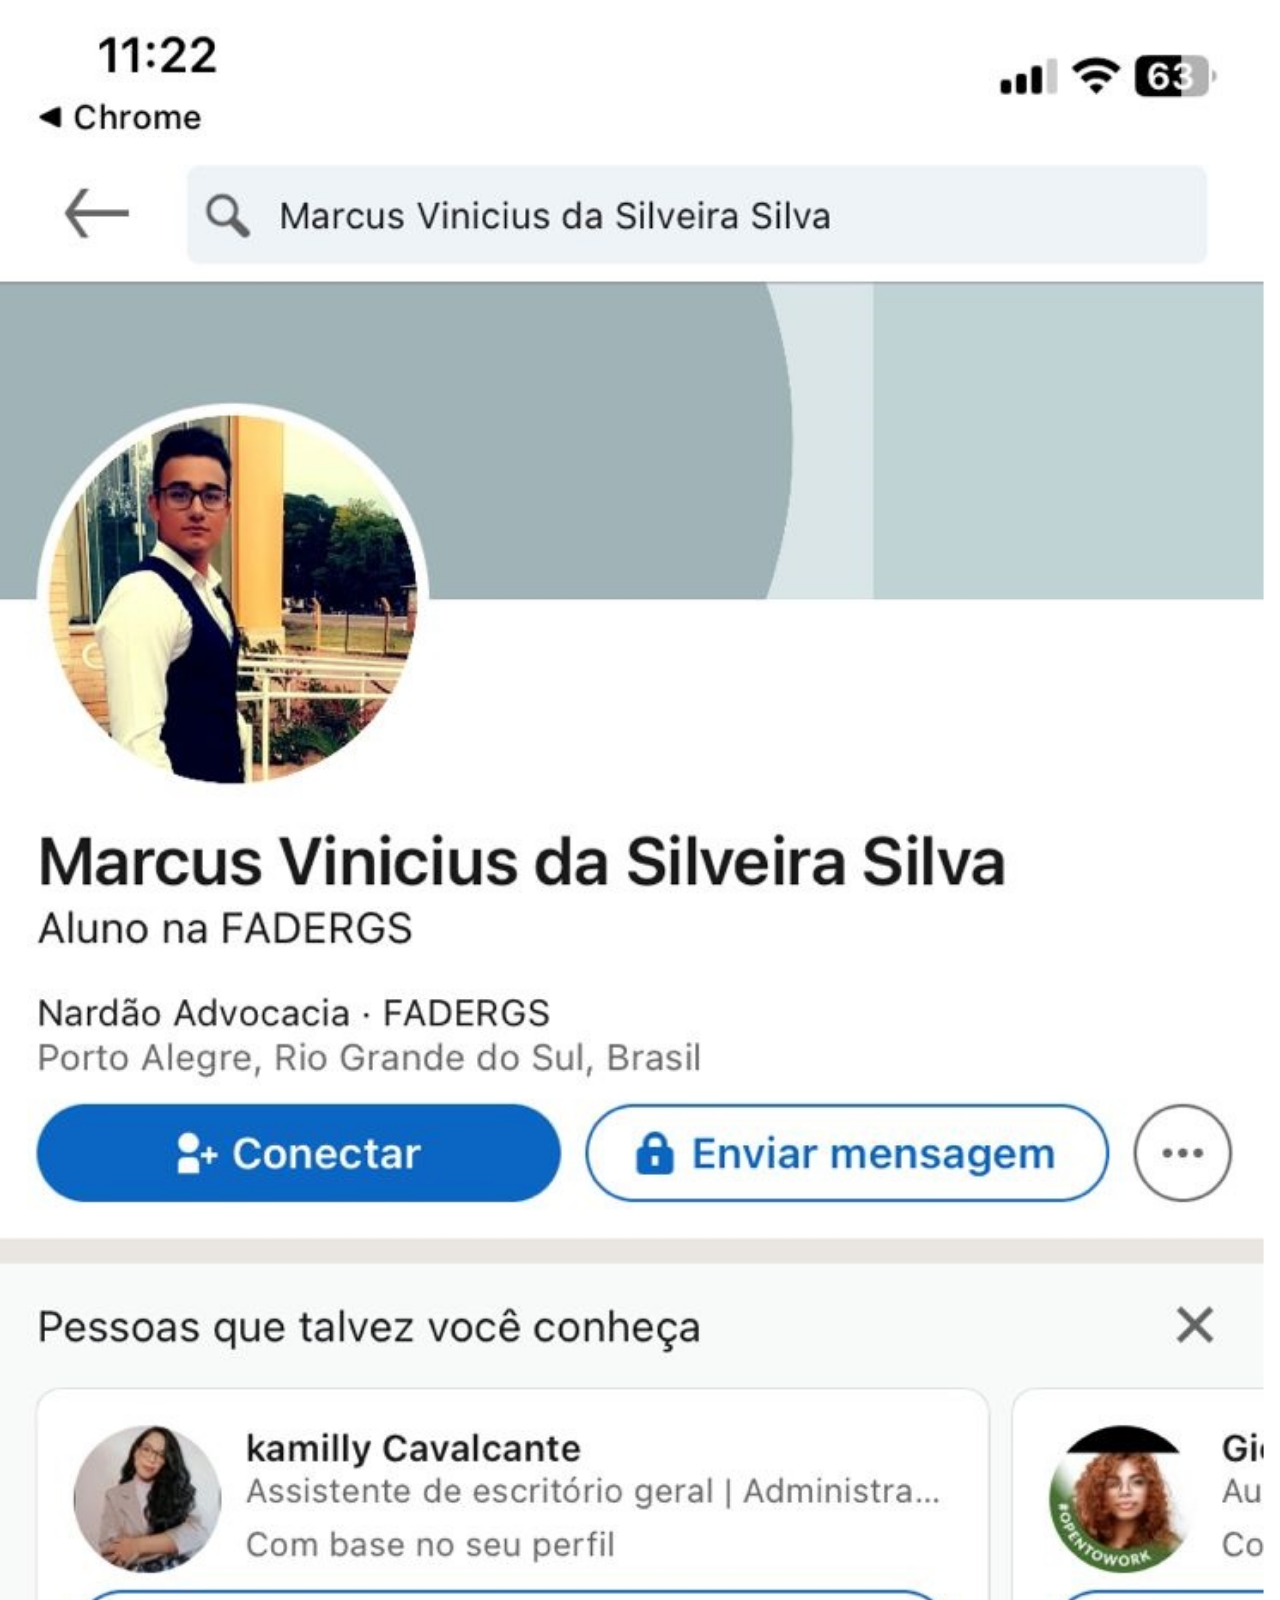
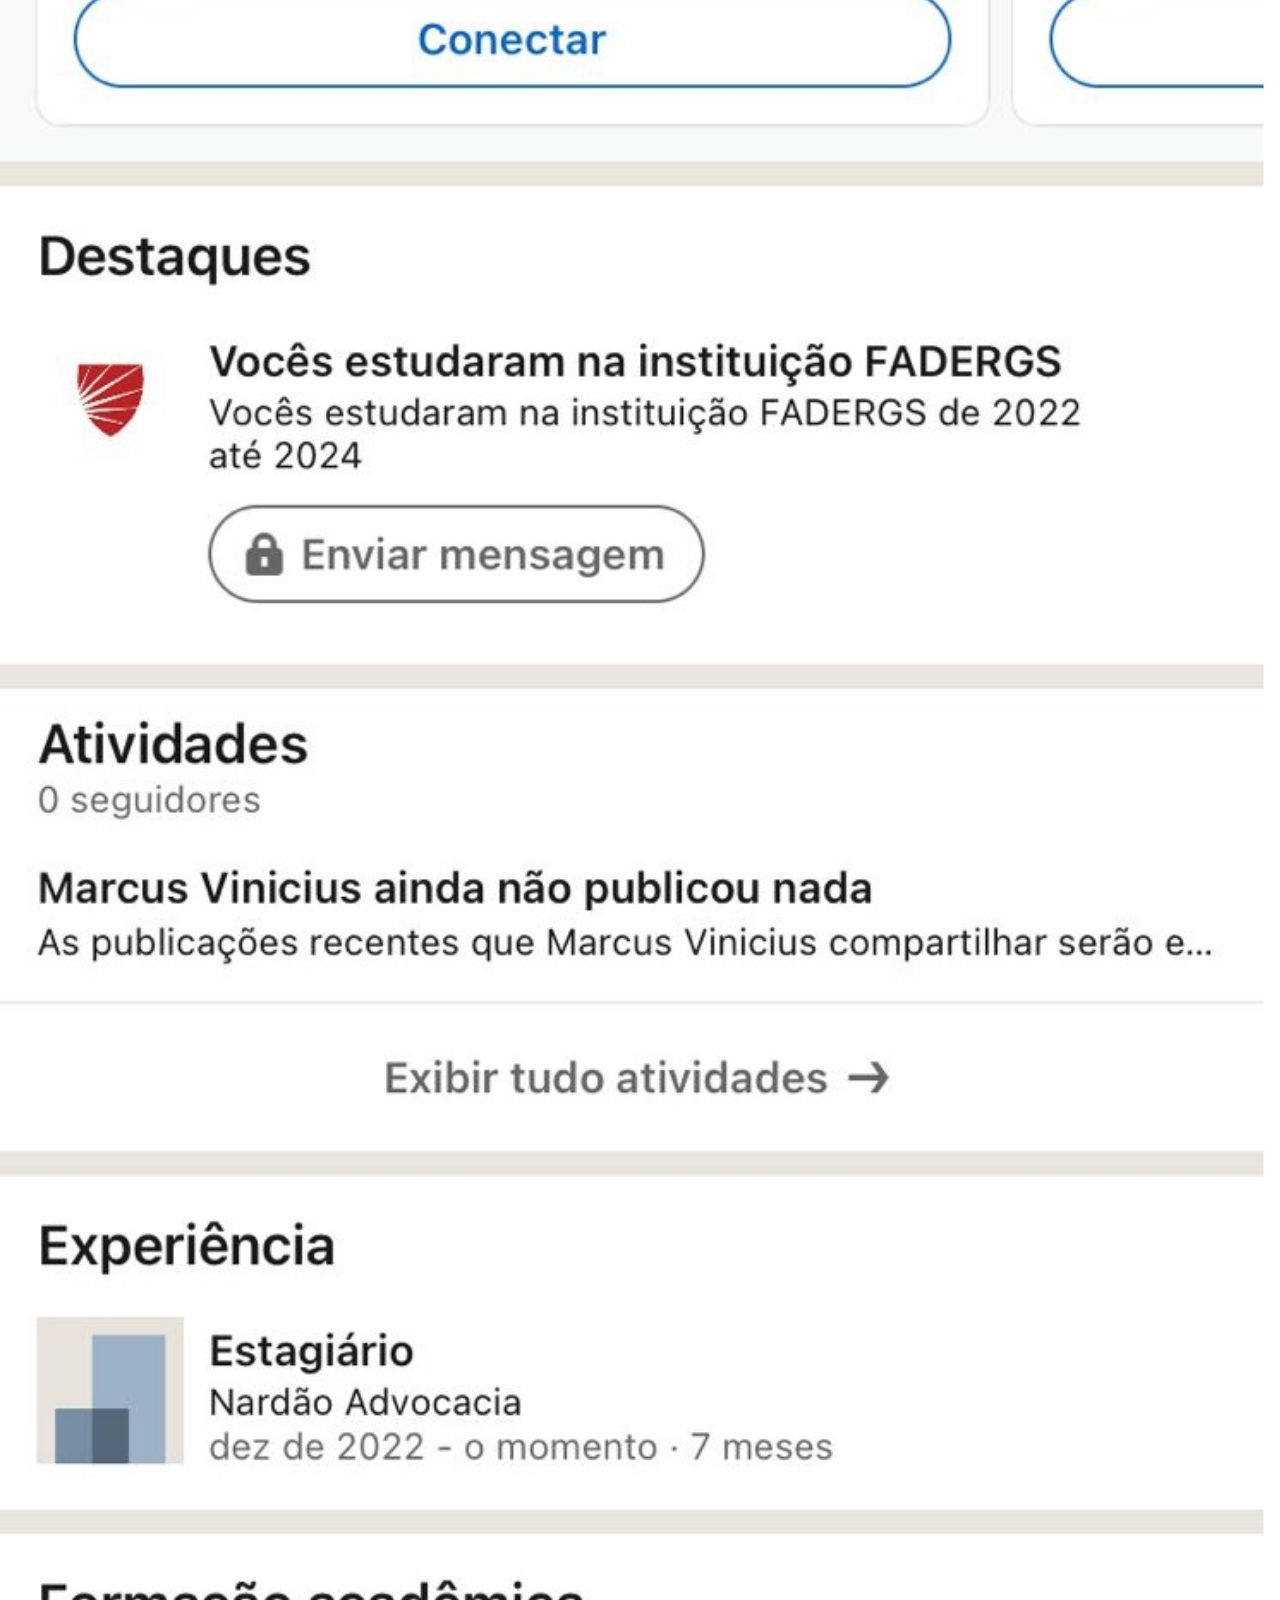
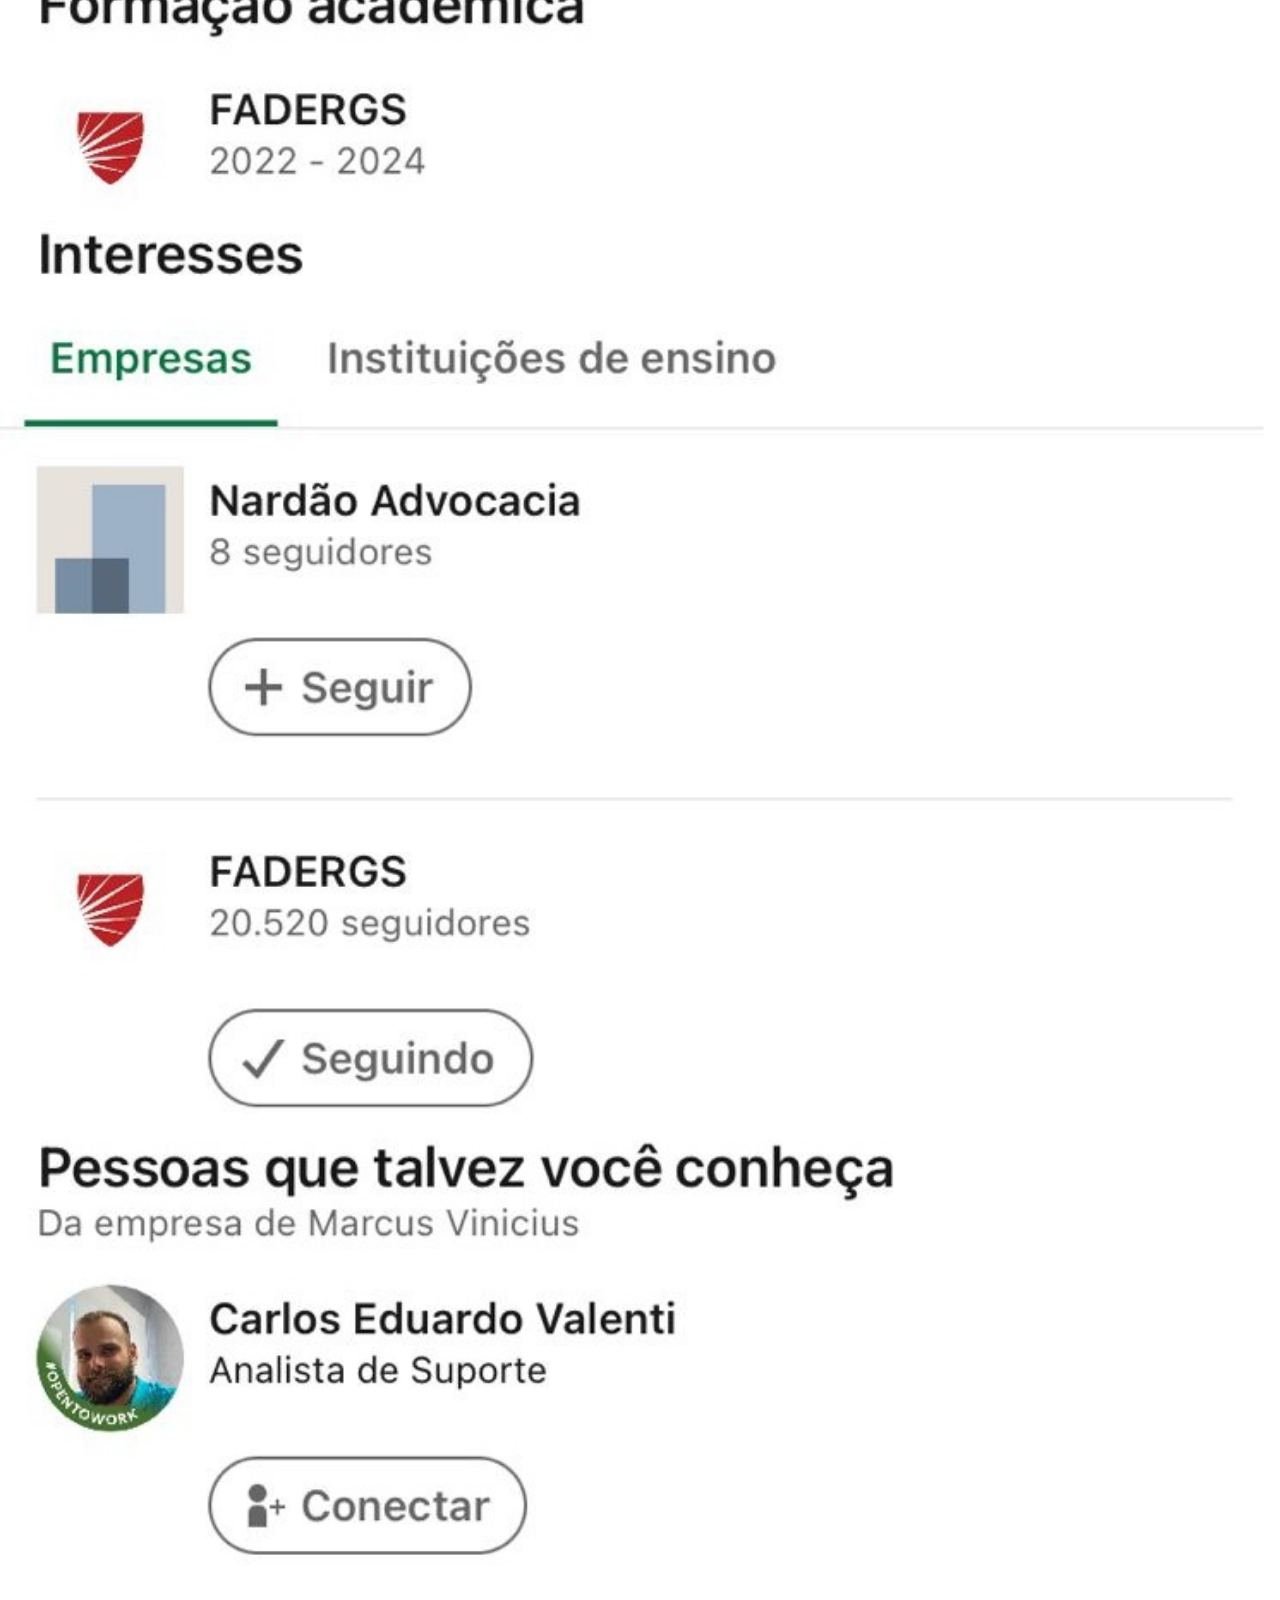
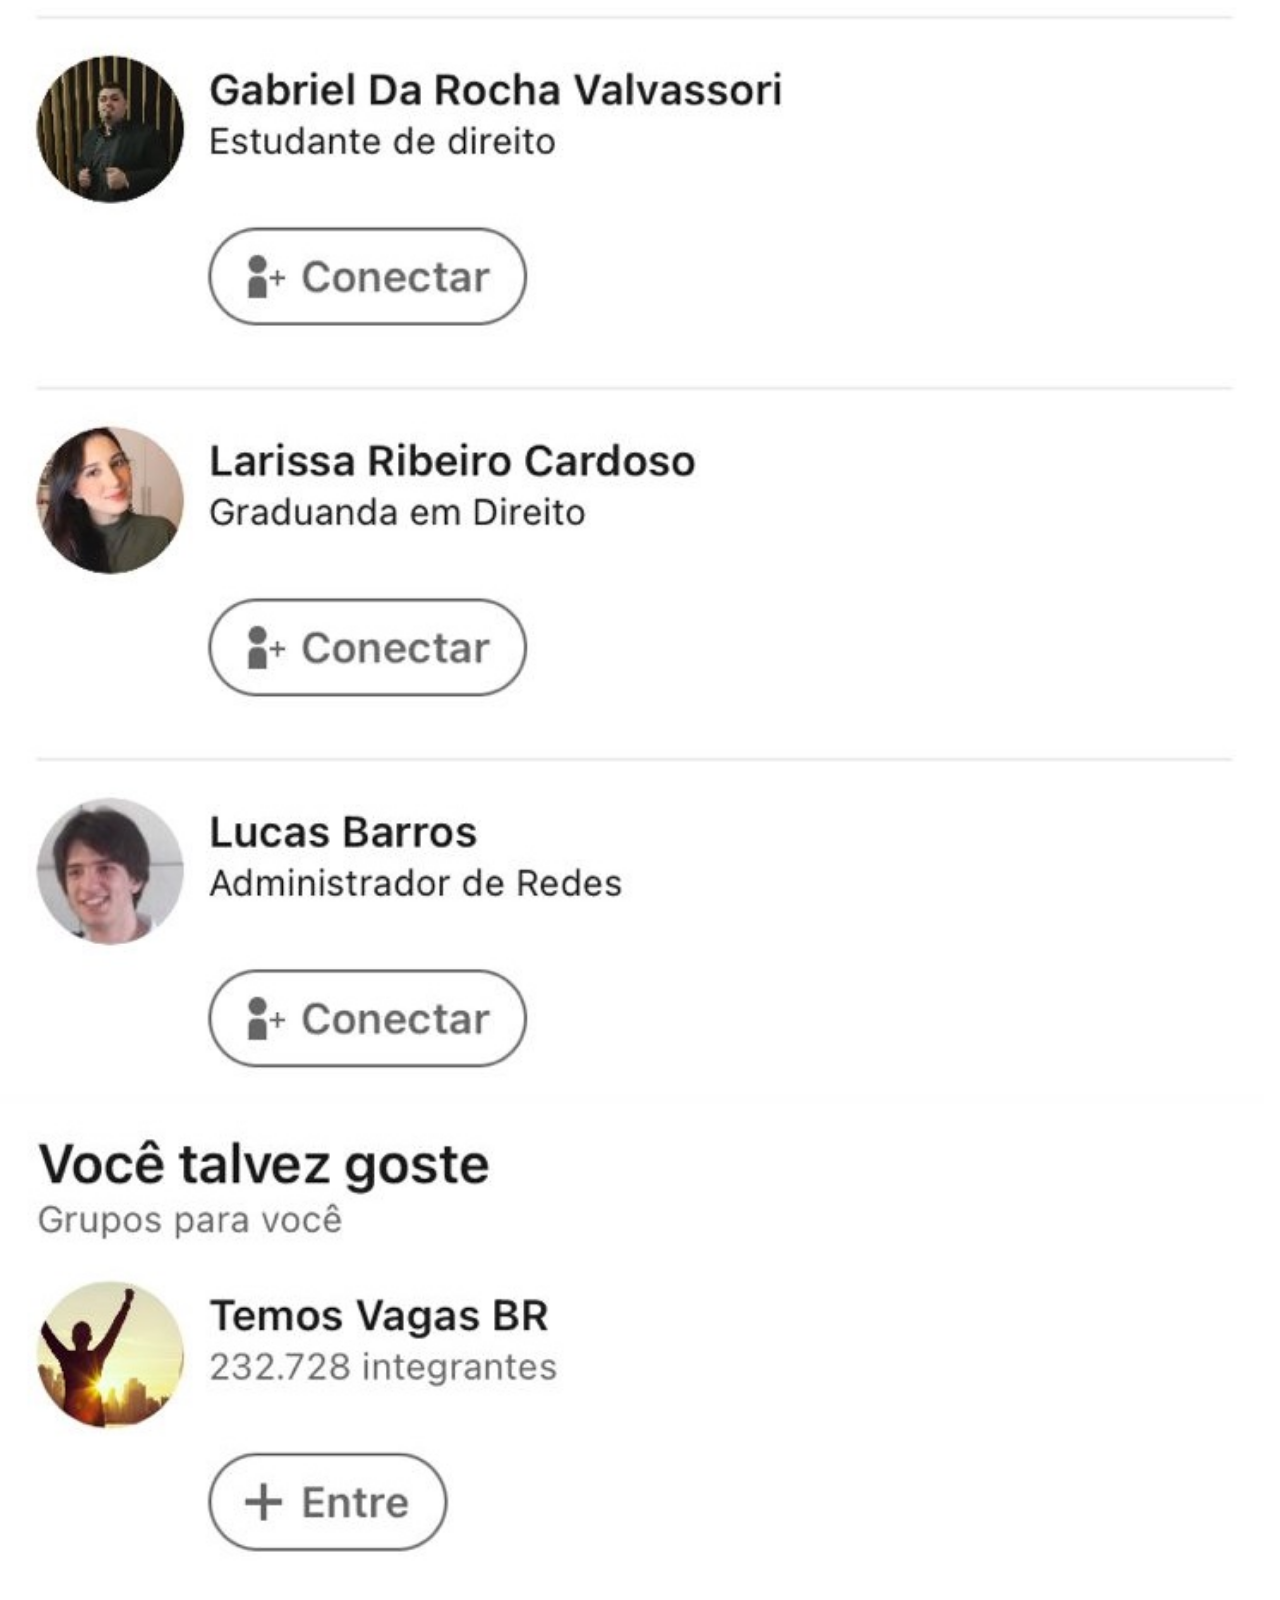
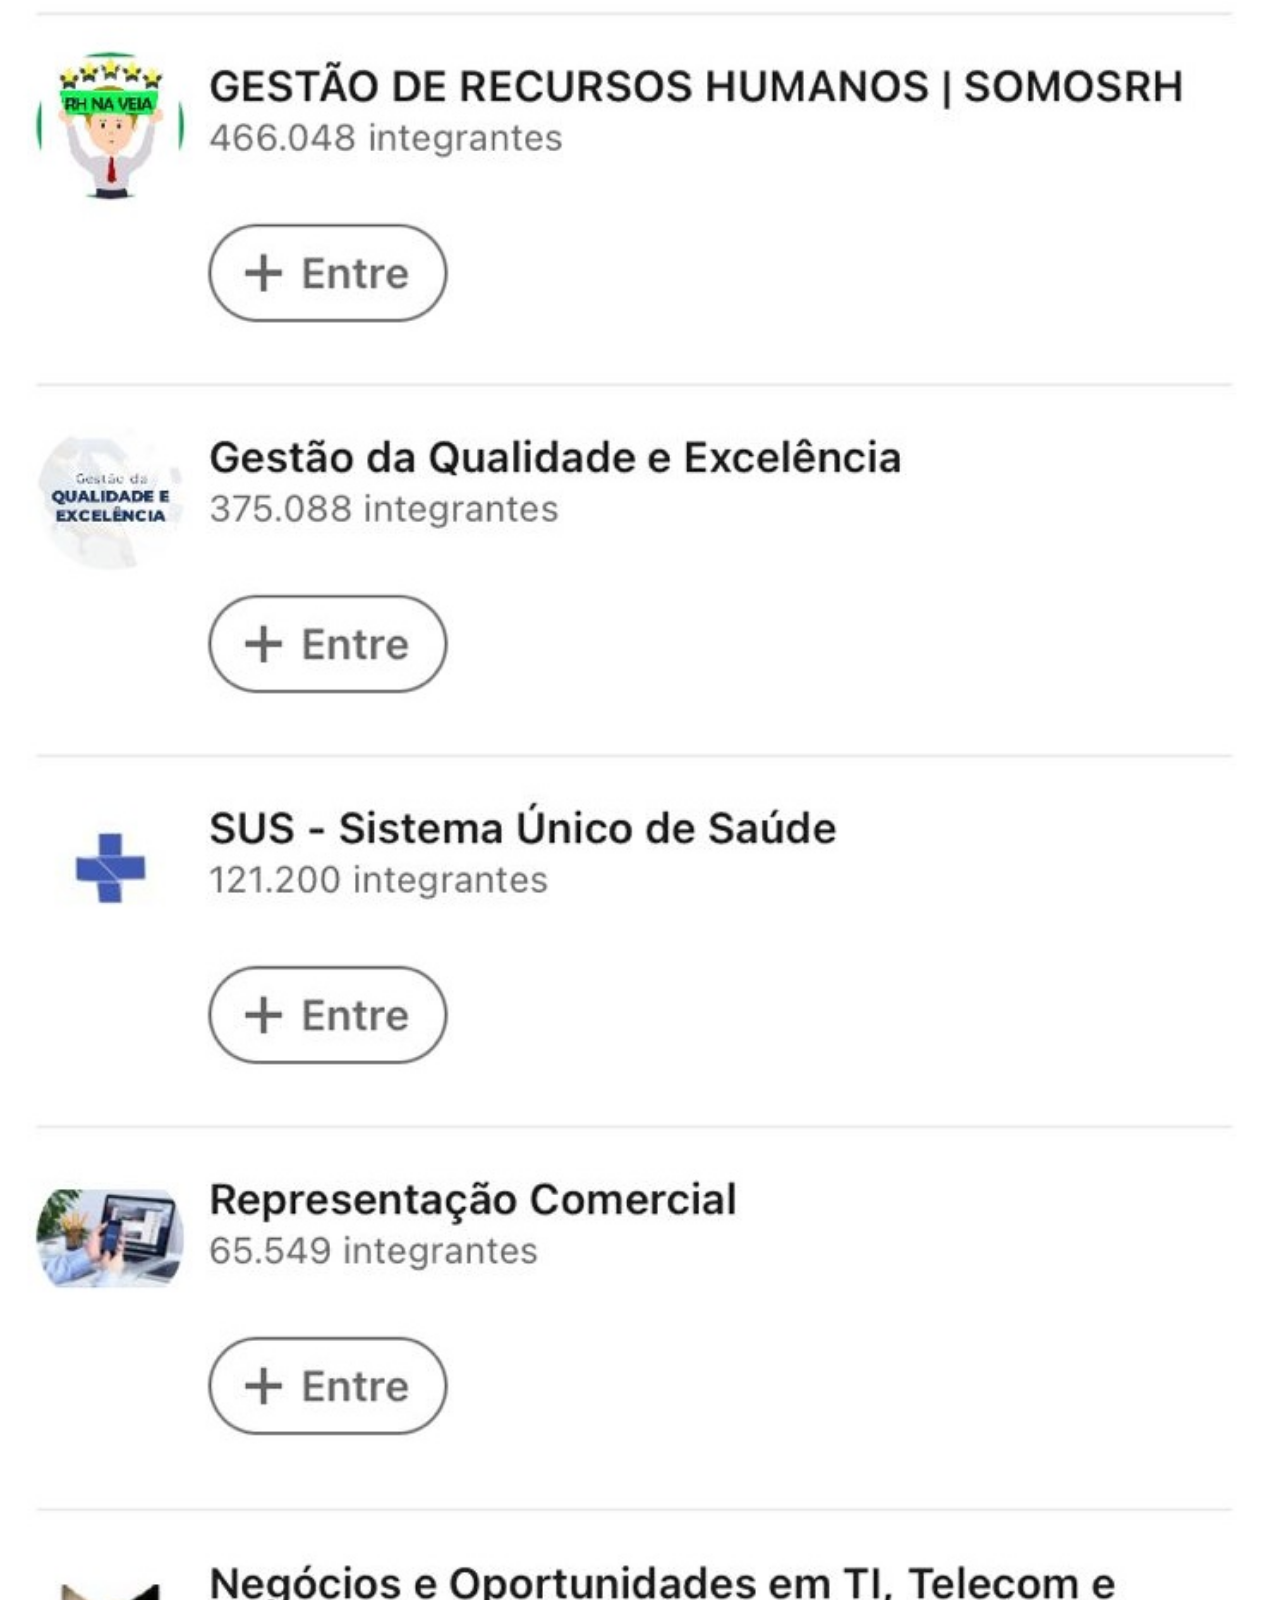
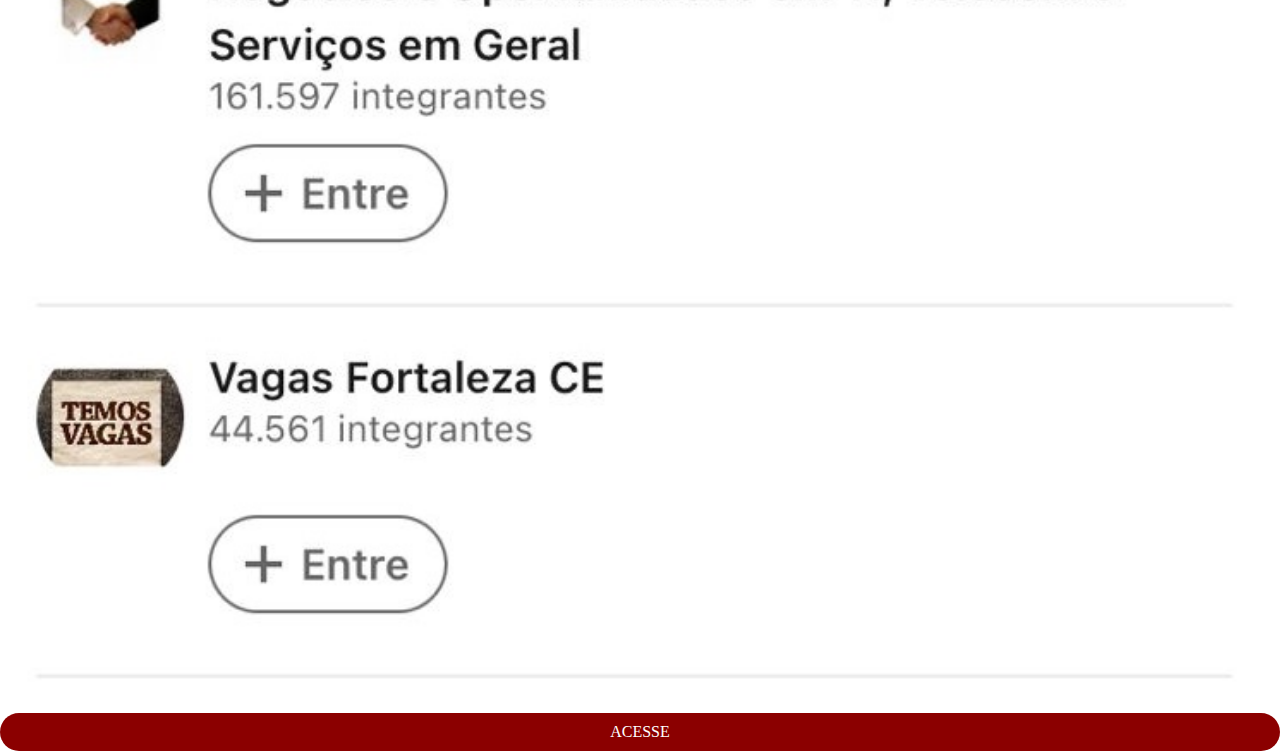
<file: html/linkedin.html>
<!DOCTYPE html>
<html lang="pt-br">
<head>
    <meta charset="UTF-8">
    <meta http-equiv="X-UA-Compatible" content="IE=edge">
    <meta name="viewport" content="width=device-width, initial-scale=1.0">
    <title>Facebook</title>
    <link rel="stylesheet" href="/css/social.css">
</head>
<body>
    <img src="../img/tela-linkedin.jpg" alt="linkedin">
    <a href="https://www.linkedin.com/in/marcus-vinicius-da-silveira-silva-b36a50273/" target="_blank">ACESSE</a>
</body>
</html>
</file>
<file: index.css>
@charset "UTF-8";

*{
    margin: 0px;
    padding: 0px;
}

body{
    height: 100vh;
    width: 100vw;
    background: url(img/fundo-madeira.jpg) top center no-repeat fixed;
    background-size: cover;
}

main{
    height: 100vh;
    position: relative;
}

section#telefone{
    height: 627px;
    width: 311px;
    position: absolute;
    top: 50%; 
    left: 50%;
    transform: translate(-50%, -50%);
    background: url(img/frame-iphone.png) no-repeat;
}
iframe#tela{
    position: relative;
    top: 80px;px;
    left: 22px;
    width: 267px;
    height:471px;
}

section#redesSociais{
    text-align: right;
}

section#redesSociais img{
    height: 50px;
    border-radius: 50%;
    margin: 20px 15px 0px 0px;
    box-shadow: 2px 2px 5px rgba(0, 0, 0, 0.671);
    box-sizing: border-box;
}

section#redesSociais img:hover{
    border: 4px solid rgba(255, 255, 255, 0.651);
}
</file>
<file: css/social.css>
*{
    margin: 0px;
    padding: 0px;
}

::-webkit-scrollbar{
    width: 0px;
    height: 0px;
}

img{
    width: 99vw;
    
}

a{
    display: block;
    background-color: darkred;
    padding: 10px;
    text-decoration: none;
    text-align: center;
    border-radius: 30px;
    color: white;
}

a:hover{
    text-decoration: underline;
    background-color: red;
    color: rgba(255, 255, 255, 0.527);
    transition: color 0.8s;
}
</file>
